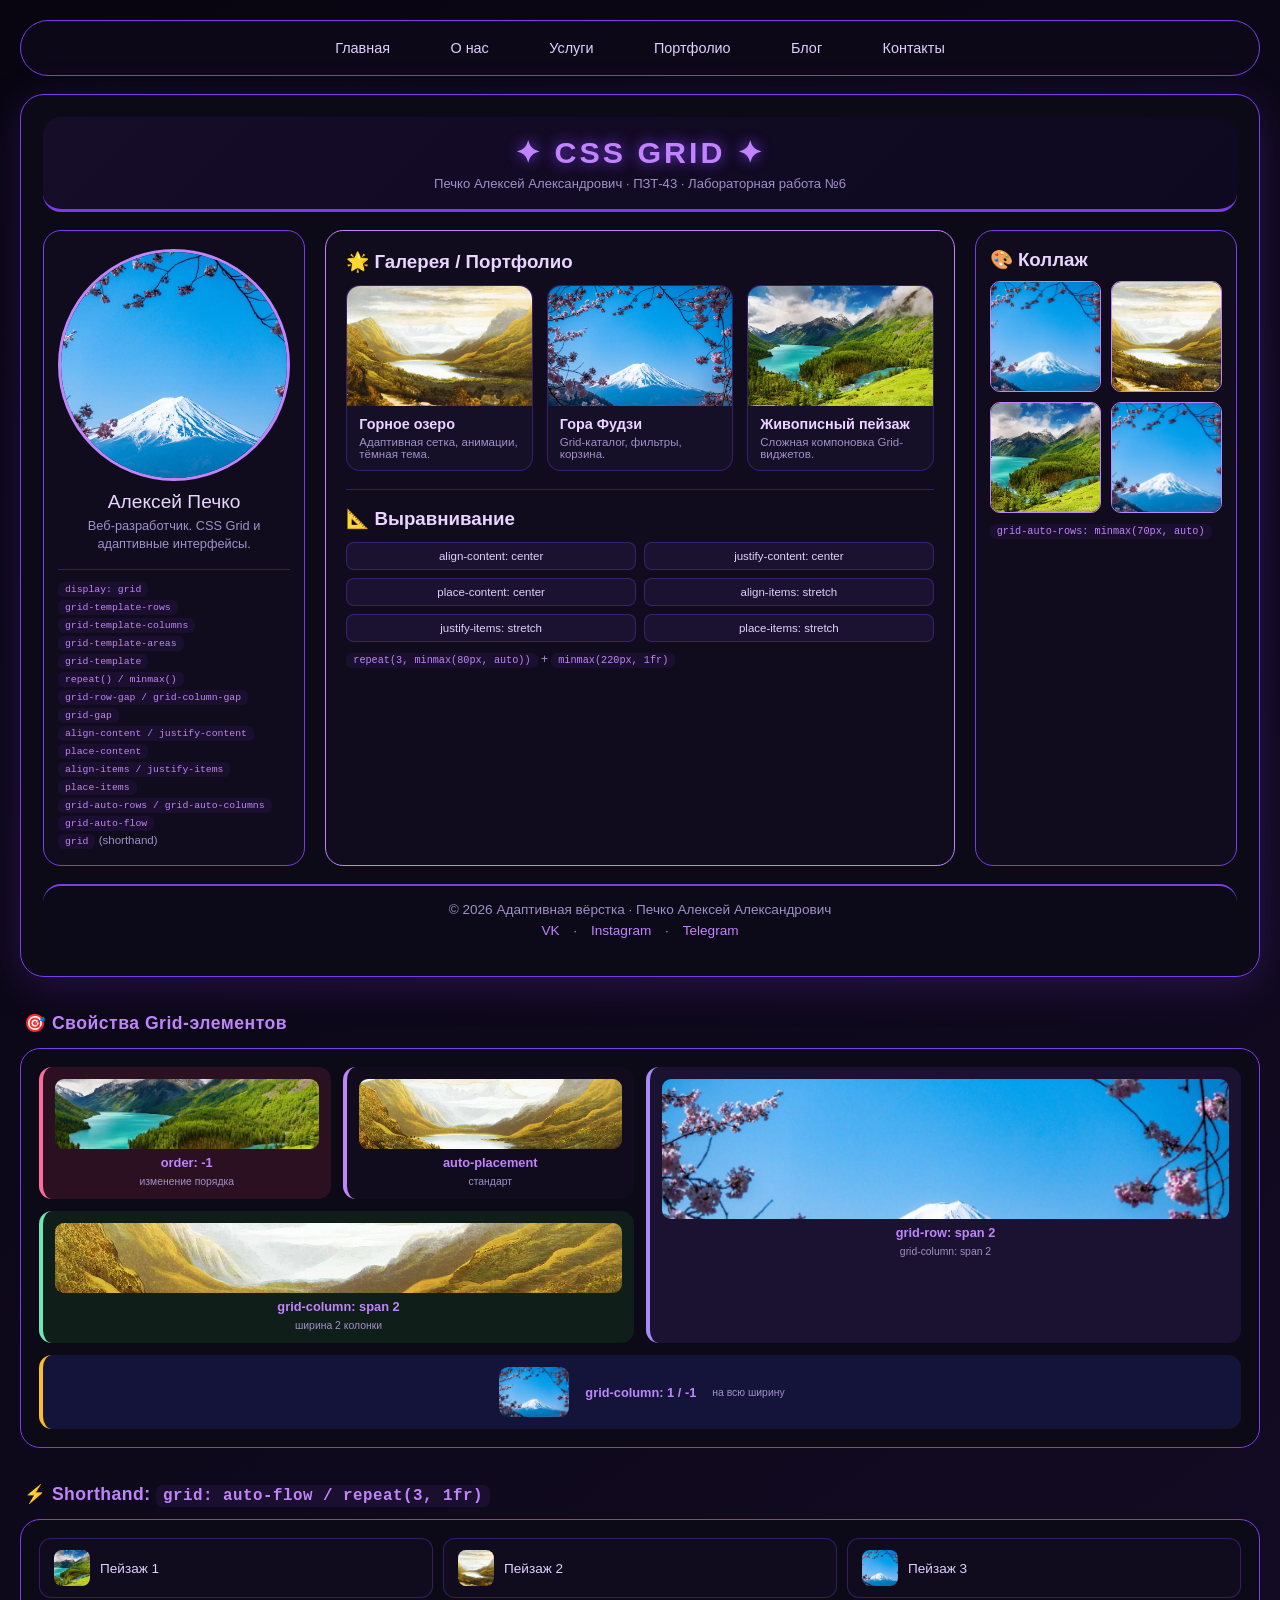
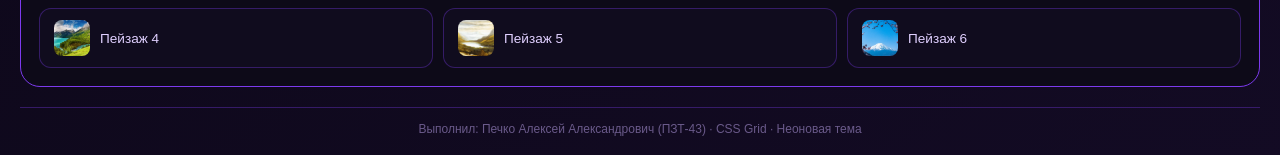
<file: лаба 6/index.html>
<!DOCTYPE html>
<html lang="ru">
<head>
    <meta charset="UTF-8">
    <meta name="viewport" content="width=device-width, initial-scale=1.0">
    <title>ЛР6 — CSS Grid | Печко А.А.</title>
    <link rel="stylesheet" href="laba6.css">
</head>
<body>

    <!-- БУРГЕР -->
    <input type="checkbox" id="burger-toggle" class="burger-checkbox">
    <label for="burger-toggle" class="burger-icon">
        <span></span><span></span><span></span>
    </label>
    <div class="mobile-nav">
        <a href="#">Главная</a>
        <a href="#">О нас</a>
        <a href="#">Услуги</a>
        <a href="#">Портфолио</a>
        <a href="#">Блог</a>
        <a href="#">Контакты</a>
    </div>

    <!-- ДЕСКТОП-НАВ -->
    <nav class="desktop-nav">
        <a href="#">Главная</a>
        <a href="#">О нас</a>
        <a href="#">Услуги</a>
        <a href="#">Портфолио</a>
        <a href="#">Блог</a>
        <a href="#">Контакты</a>
    </nav>

    <!-- ===== ОСНОВНОЙ GRID-КОНТЕЙНЕР ===== -->
    <div class="master-grid">

        <header class="grid-header">
            <span class="logo-text">✦ CSS GRID ✦</span>
            <div class="student-name">Печко Алексей Александрович · ПЗТ-43 · Лабораторная работа №6</div>
        </header>

        <aside class="grid-sidebar">
            <img class="profile-photo" src="mustang.jpg" alt="Аватар">
            <div class="profile-name">Алексей Печко</div>
            <div class="profile-bio">Веб-разработчик. CSS Grid и адаптивные интерфейсы.</div>
            <ul class="prop-list">
                <li><code>display: grid</code></li>
                <li><code>grid-template-rows</code></li>
                <li><code>grid-template-columns</code></li>
                <li><code>grid-template-areas</code></li>
                <li><code>grid-template</code></li>
                <li><code>repeat() / minmax()</code></li>
                <li><code>grid-row-gap / grid-column-gap</code></li>
                <li><code>grid-gap</code></li>
                <li><code>align-content / justify-content</code></li>
                <li><code>place-content</code></li>
                <li><code>align-items / justify-items</code></li>
                <li><code>place-items</code></li>
                <li><code>grid-auto-rows / grid-auto-columns</code></li>
                <li><code>grid-auto-flow</code></li>
                <li><code>grid</code> (shorthand)</li>
            </ul>
        </aside>

        <main class="grid-content">
            <h3>🌟 Галерея / Портфолио</h3>
            <div class="news-grid">
                <div class="news-card">
                    <img class="news-img" src="lot.jpg" alt="Горное озеро">
                    <div class="news-text">
                        <h4>Горное озеро</h4>
                        <p>Адаптивная сетка, анимации, тёмная тема.</p>
                    </div>
                </div>
                <div class="news-card">
                    <img class="news-img" src="mustang.jpg" alt="Гора Фудзи">
                    <div class="news-text">
                        <h4>Гора Фудзи</h4>
                        <p>Grid-каталог, фильтры, корзина.</p>
                    </div>
                </div>
                <div class="news-card">
                    <img class="news-img" src="dvs.jpg" alt="Живописный пейзаж">
                    <div class="news-text">
                        <h4>Живописный пейзаж</h4>
                        <p>Сложная компоновка Grid-виджетов.</p>
                    </div>
                </div>
            </div>
            <hr>
            <h3>📐 Выравнивание</h3>
            <div class="property-table">
                <div class="property-item">align-content: center</div>
                <div class="property-item">justify-content: center</div>
                <div class="property-item">place-content: center</div>
                <div class="property-item">align-items: stretch</div>
                <div class="property-item">justify-items: stretch</div>
                <div class="property-item">place-items: stretch</div>
            </div>
            <p class="hint"><code>repeat(3, minmax(80px, auto))</code> + <code>minmax(220px, 1fr)</code></p>
        </main>

        <aside class="grid-extra">
            <h3>🎨 Коллаж</h3>
            <div class="collage">
                <img class="collage-img" src="mustang.jpg" alt="пейзаж 1">
                <img class="collage-img" src="lot.jpg" alt="пейзаж 2">
                <img class="collage-img" src="dvs.jpg" alt="пейзаж 3">
                <img class="collage-img" src="mustang.jpg" alt="пейзаж 4">
            </div>
            <p class="hint"><code>grid-auto-rows: minmax(70px, auto)</code></p>
        </aside>

        <footer class="grid-footer">
            <p>© 2026 Адаптивная вёрстка · Печко Алексей Александрович</p>
            <div class="social">
                <a href="#">VK</a> · <a href="#">Instagram</a> · <a href="#">Telegram</a>
            </div>
        </footer>

    </div><!-- /master-grid -->


    <!-- ===== БЛОК 2: ДЕМОНСТРАЦИЯ СВОЙСТВ GRID-ЭЛЕМЕНТОВ ===== -->
    <h2 class="section-title">🎯 Свойства Grid-элементов</h2>
    <!--
        Сетка 4 колонки, 3 строки = 12 ячеек:
        Строка 1: [order:-1 card] [standard] [row+col-span 2×2...]
        Строка 2: [col-span 2]   [col-span 2] [↑ продолжение 2×2]
        Строка 3: [full-width — 1/-1 ----------------------------------------]
    -->
    <div class="demo-grid-compact">

        <!-- 1×1, order:-1 — встаёт первым -->
        <div class="compact-card compact-order">
            <img src="dvs.jpg" alt="order">
            <span>order: -1</span>
            <small>изменение порядка</small>
        </div>

        <!-- 1×1, обычный -->
        <div class="compact-card">
            <img src="lot.jpg" alt="standard">
            <span>auto-placement</span>
            <small>стандарт</small>
        </div>

        <!-- 2×2: grid-row-start/end + grid-column-start/end -->
        <div class="compact-card compact-2x2">
            <img src="mustang.jpg" alt="2x2">
            <span>grid-row: span 2</span>
            <small>grid-column: span 2</small>
        </div>

        <!-- 2×1: grid-column: span 2 -->
        <div class="compact-card compact-col-span">
            <img src="lot.jpg" alt="col-span">
            <span>grid-column: span 2</span>
            <small>ширина 2 колонки</small>
        </div>

        <!-- 4×1: grid-column: 1/-1 -->
        <div class="compact-card compact-full">
            <img src="mustang.jpg" alt="full">
            <span>grid-column: 1 / -1</span>
            <small>на всю ширину</small>
        </div>

    </div>


    <!-- ===== БЛОК 3: SHORTHAND grid: ===== -->
    <h2 class="section-title">⚡ Shorthand: <code>grid: auto-flow / repeat(3, 1fr)</code></h2>
    <div class="compact-shorthand">
        <div class="compact-short-item"><img src="dvs.jpg" alt="1"><span>Пейзаж 1</span></div>
        <div class="compact-short-item"><img src="lot.jpg" alt="2"><span>Пейзаж 2</span></div>
        <div class="compact-short-item"><img src="mustang.jpg" alt="3"><span>Пейзаж 3</span></div>
        <div class="compact-short-item"><img src="dvs.jpg" alt="4"><span>Пейзаж 4</span></div>
        <div class="compact-short-item"><img src="lot.jpg" alt="5"><span>Пейзаж 5</span></div>
        <div class="compact-short-item"><img src="mustang.jpg" alt="6"><span>Пейзаж 6</span></div>
    </div>

    <div class="group-info">
        Выполнил: Печко Алексей Александрович (ПЗТ-43) · CSS Grid · Неоновая тема
    </div>

</body>
</html>
</file>
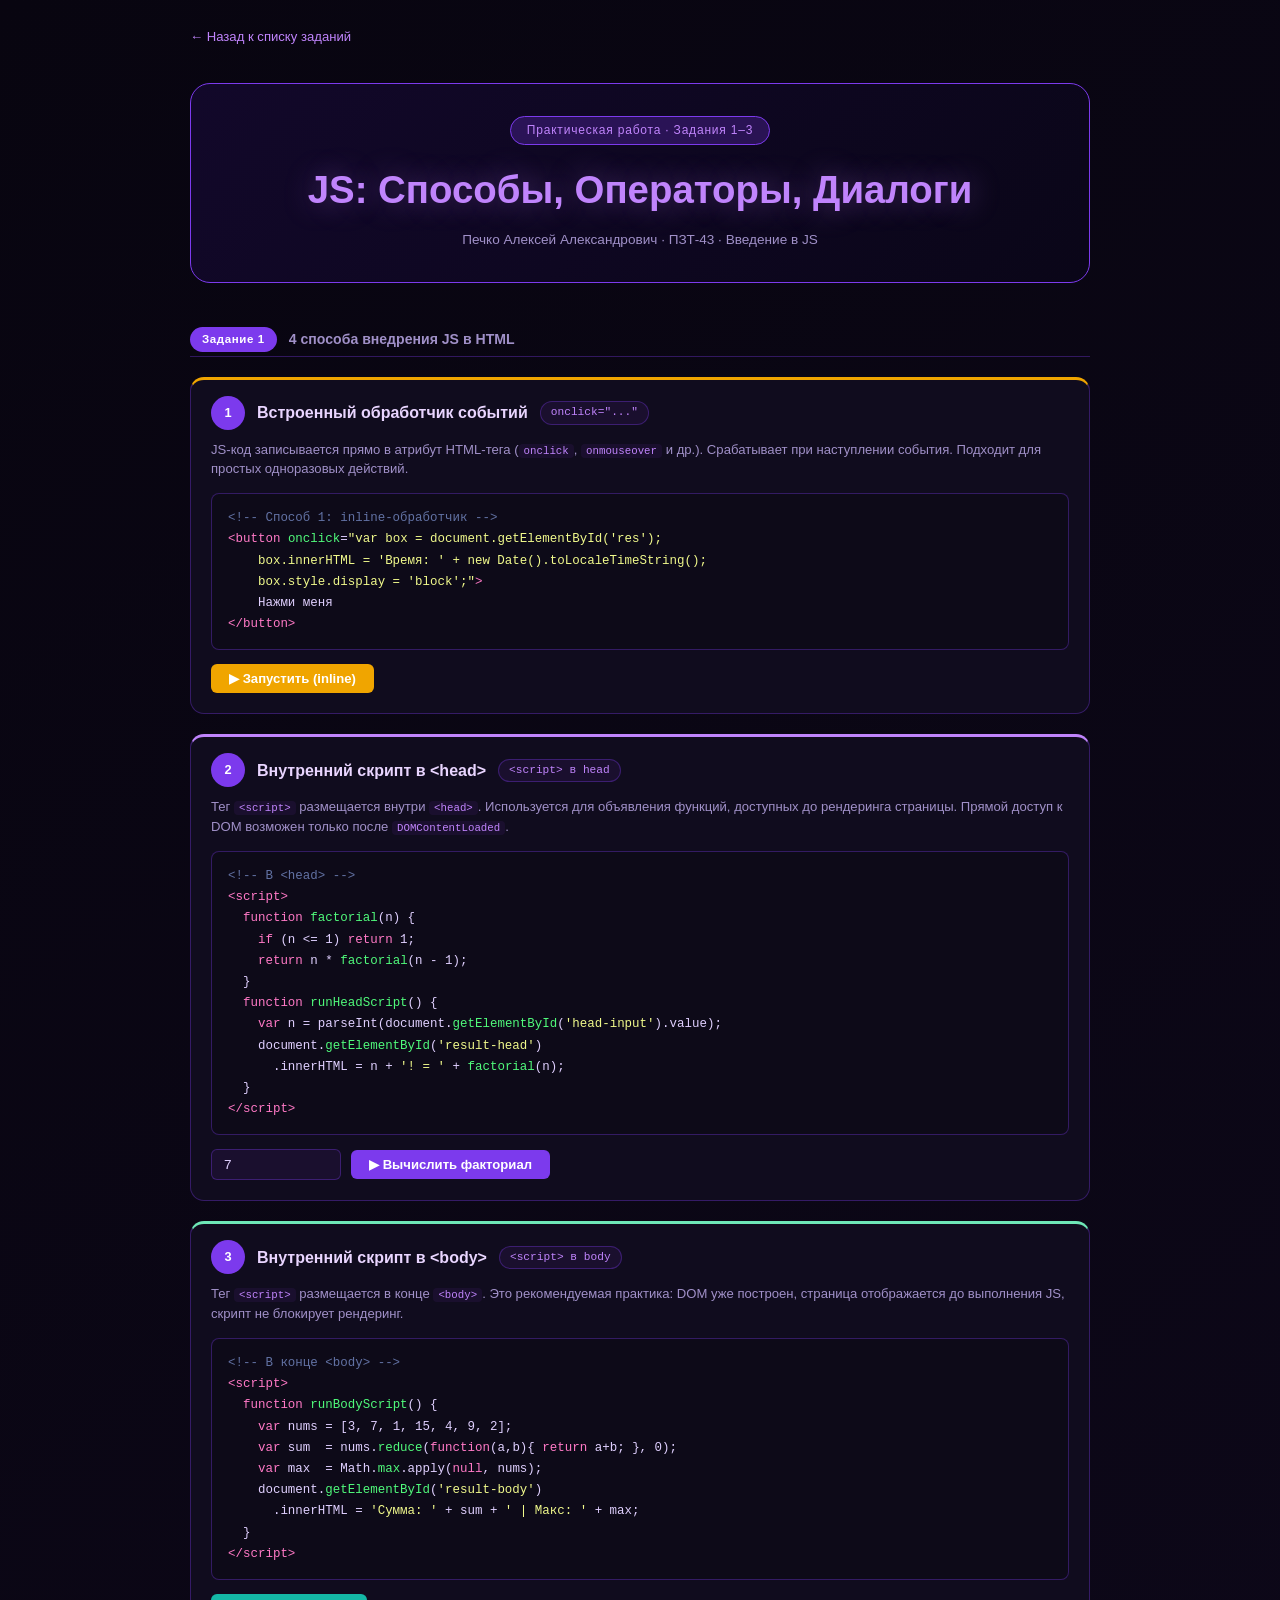
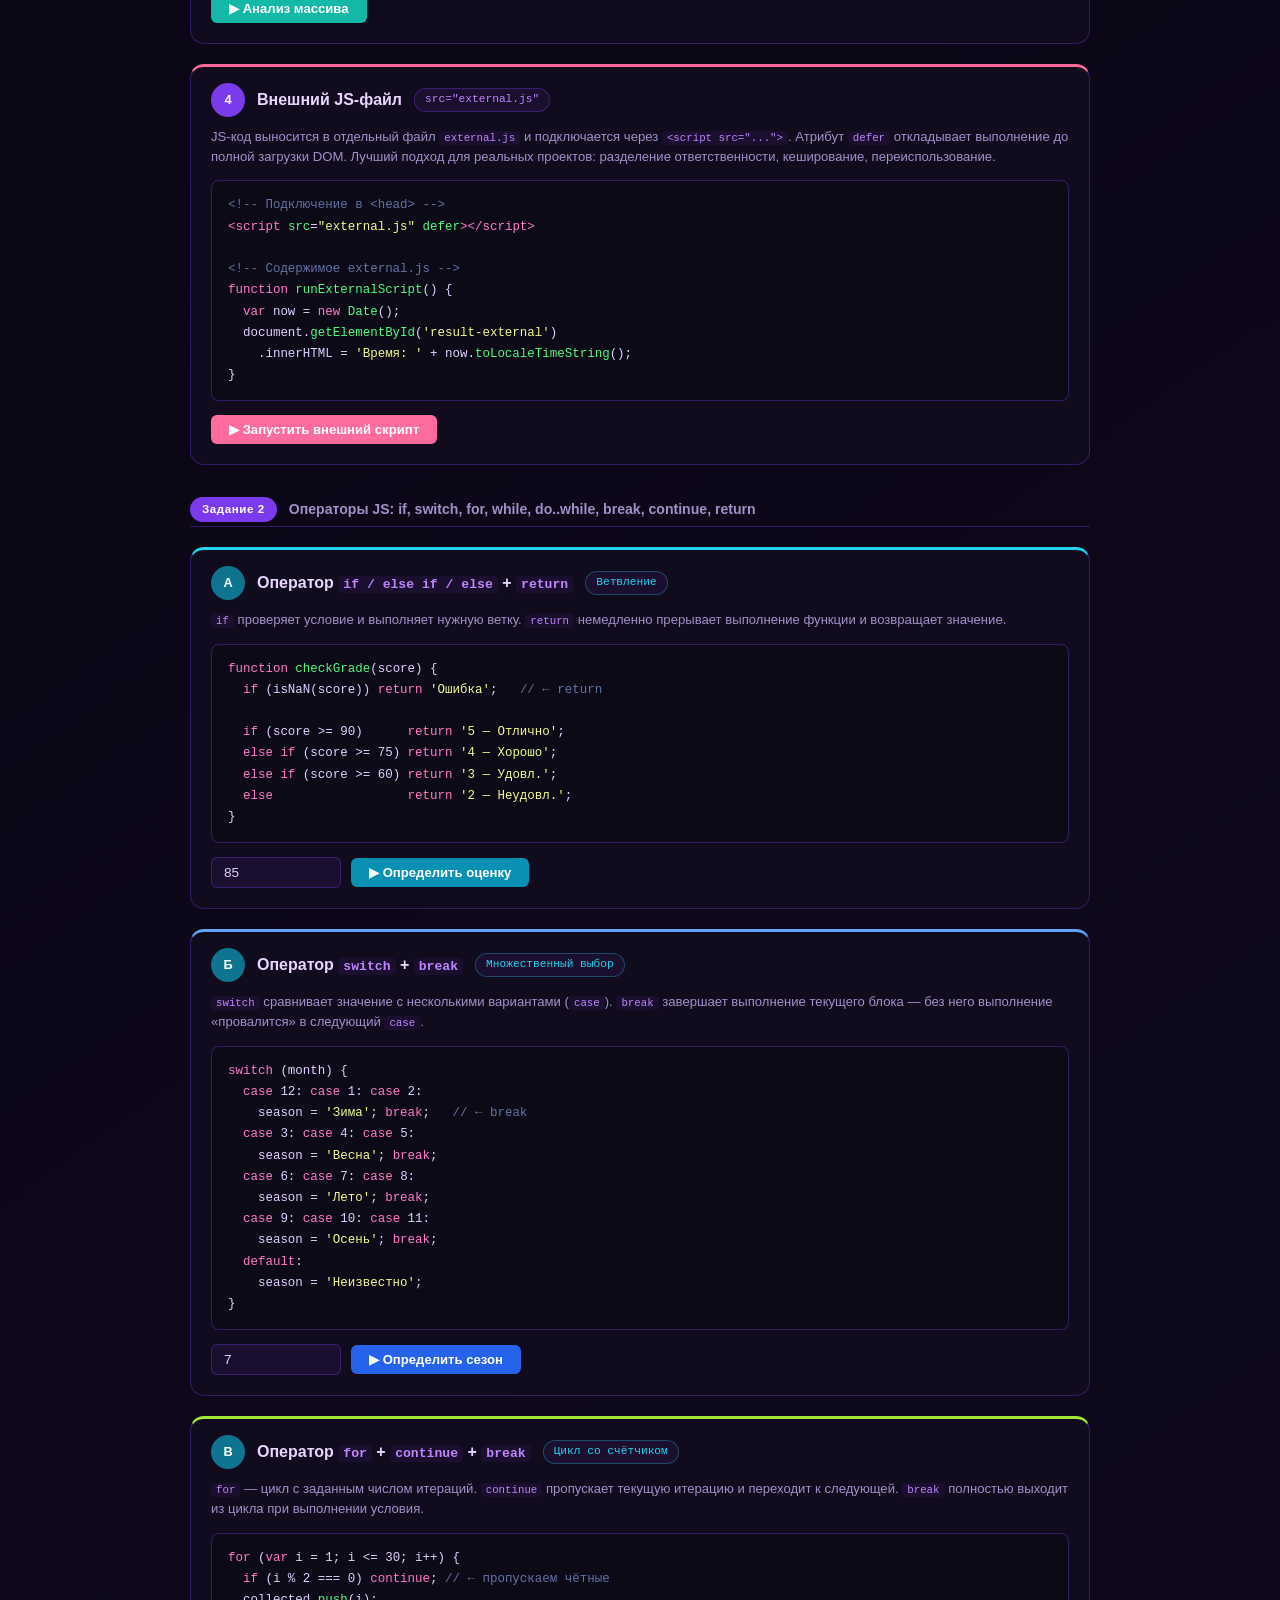
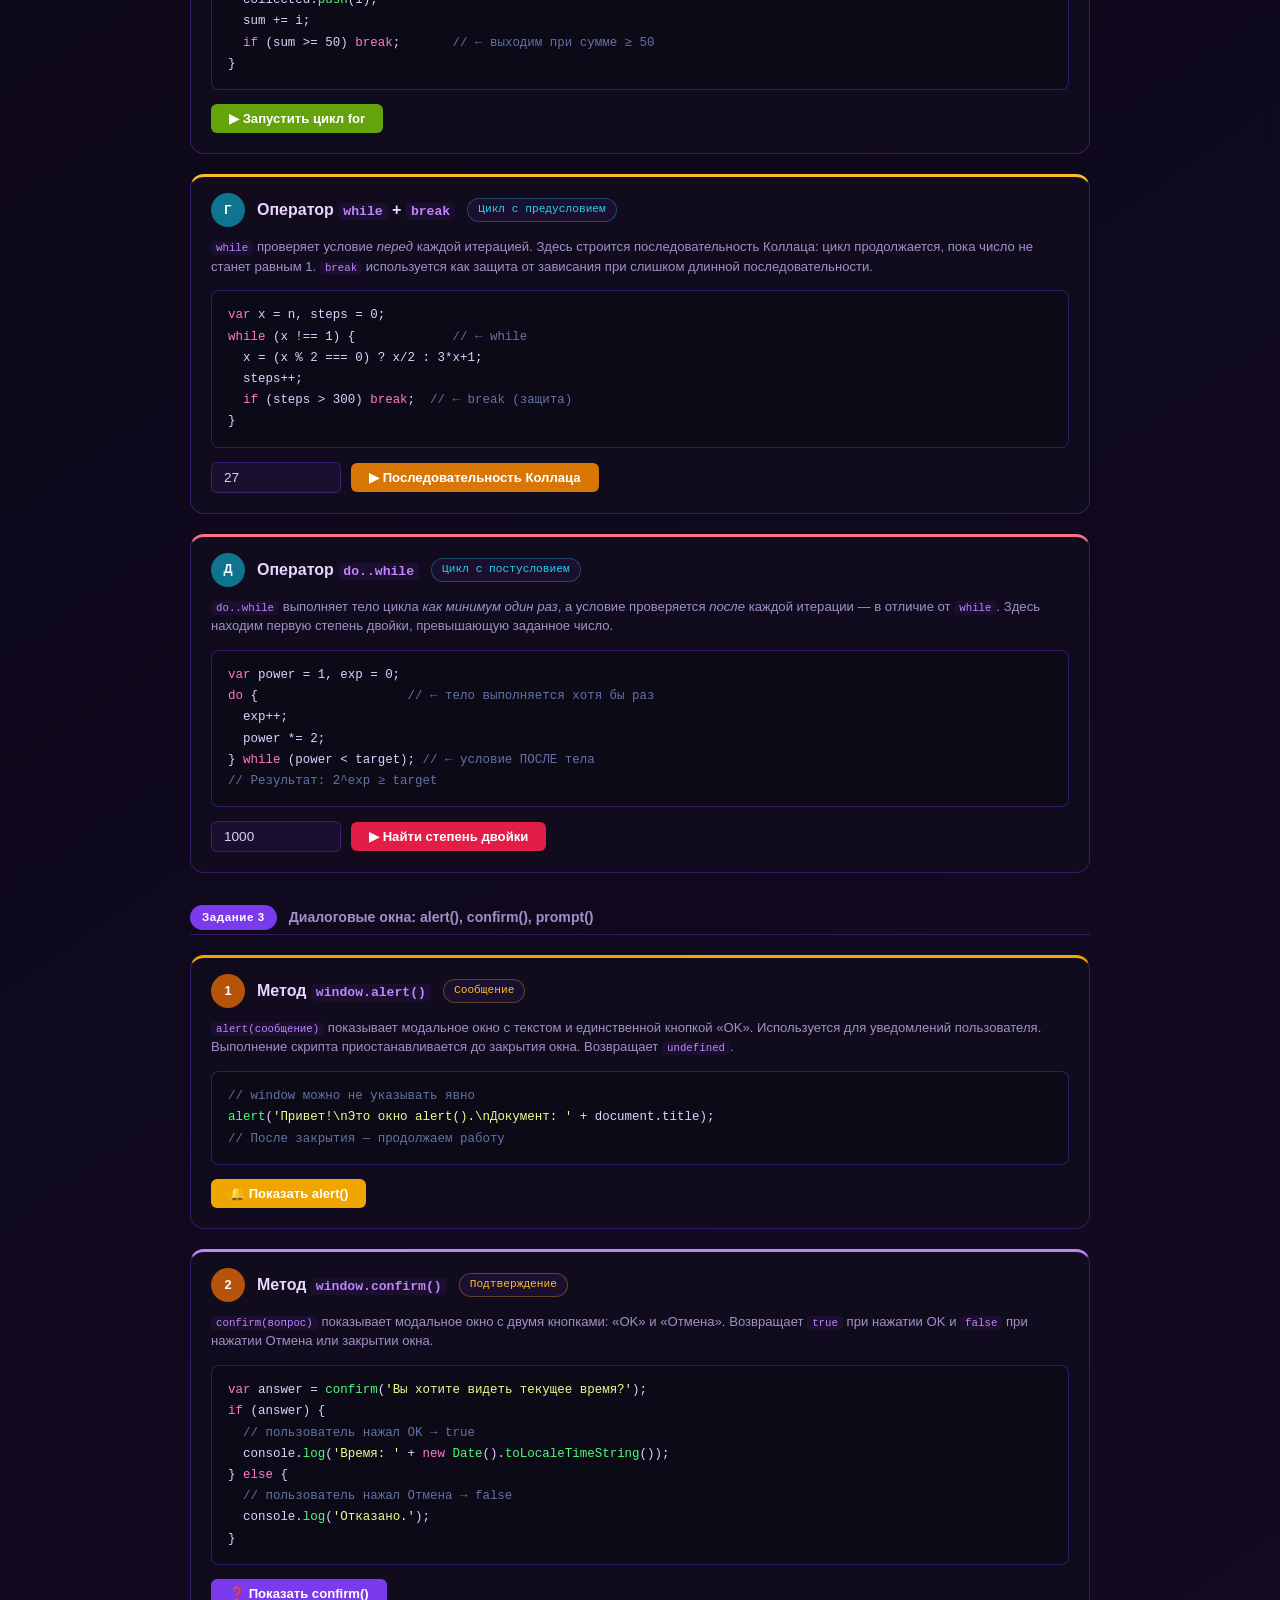
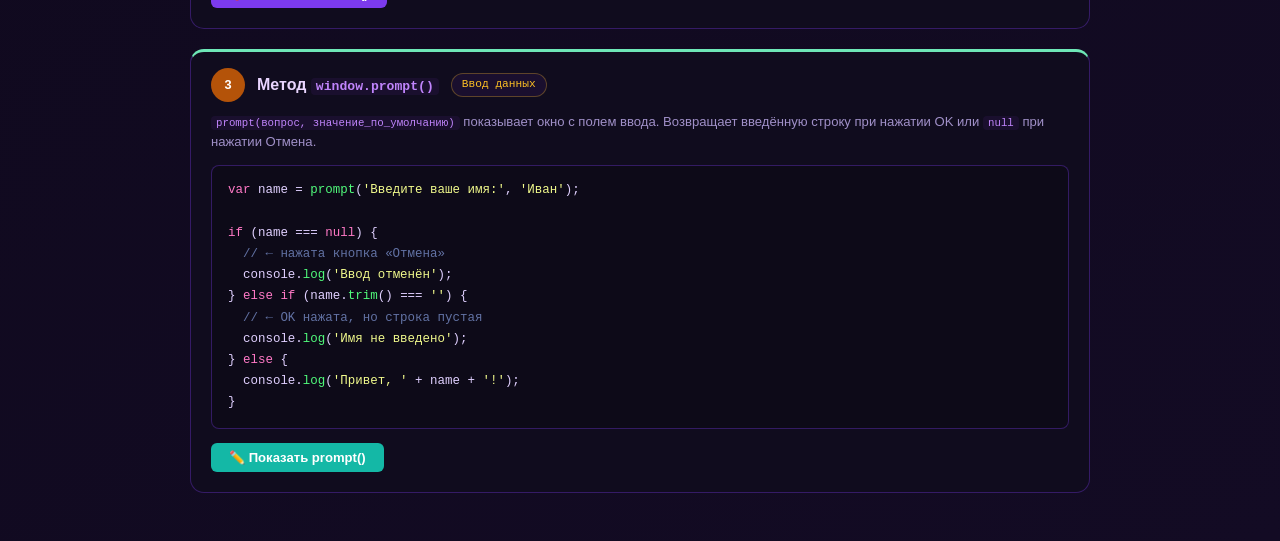
<file: лаба9/task1.html>
<!DOCTYPE html>
<html lang="ru">
<head>
    <meta charset="UTF-8">
    <meta name="viewport" content="width=device-width, initial-scale=1.0">
    <title>Задания 1–3 — JS: способы, операторы, диалоги | Печко А.А.</title>

    <!-- Внешний CSS -->
    <link rel="stylesheet" href="style.css">

    <!-- ============================================================
         СПОСОБ 2: Внутренний скрипт в <head>
         Объявляем функции до рендеринга — доступны по всей странице.
    ============================================================ -->
    <script>
        'use strict';

        /**
         * Вычисляет факториал рекурсивно.
         * Демонстрирует операторы: if + return
         */
        function factorial(n) {
            if (n <= 1) return 1;           // ← if + return
            return n * factorial(n - 1);    // ← return (рекурсия)
        }

        /** Запускается по кнопке карточки «Способ 2» */
        function runHeadScript() {
            var input  = document.getElementById('head-input');
            var output = document.getElementById('result-head');
            var n      = parseInt(input.value, 10);

            if (isNaN(n) || n < 0 || n > 20) {   // ← if
                output.innerHTML = '⚠️ Введите целое число от 0 до 20';
                output.classList.add('result--visible');
                return;                            // ← return (досрочный выход)
            }

            var result = factorial(n);
            output.innerHTML =
                '<span class="res-label">Способ 2 — скрипт в &lt;head&gt;:</span><br>' +
                'Факториал <strong>' + n + '!</strong> = <strong>' + result + '</strong><br>' +
                'Функция <code>factorial()</code> объявлена в теге <code>&lt;head&gt;</code>';
            output.classList.add('result--visible');
        }
    </script>

    <!-- Внешний JS (способ 4) подключается в <head> с defer -->
    <script src="external.js" defer></script>
</head>
<body>

    <div style="max-width:900px;margin:0 auto 16px">
        <a class="back-link" href="index_lr9.html">← Назад к списку заданий</a>
    </div>

    <!-- Шапка -->
    <header class="page-header">
        <div class="page-badge">Практическая работа · Задания 1–3</div>
        <h1 class="page-title">JS: Способы, Операторы, Диалоги</h1>
        <p class="page-sub">Печко Алексей Александрович · ПЗТ-43 · Введение в JS</p>
    </header>

    <main class="wrap">

        <!-- ══════════════════════════════════════════════════════
             ЗАДАНИЕ 1 — 4 способа внедрения JS в HTML
        ════════════════════════════════════════════════════════ -->
        <div class="section-divider">
            <span class="section-badge">Задание 1</span>
            <span class="section-title">4 способа внедрения JS в HTML</span>
        </div>

        <!-- ── Способ 1: inline onclick ── -->
        <article class="method-card method-card--orange">
            <div class="method-card__head">
                <span class="method-num">1</span>
                <h2 class="method-title">Встроенный обработчик событий</h2>
                <span class="method-tag">onclick="..."</span>
            </div>
            <div class="method-card__body">
                <p class="method-desc">
                    JS-код записывается прямо в атрибут HTML-тега (<code>onclick</code>,
                    <code>onmouseover</code> и др.). Срабатывает при наступлении события.
                    Подходит для простых одноразовых действий.
                </p>
                <div class="code-block"><pre
><span class="cm">&lt;!-- Способ 1: inline-обработчик --&gt;</span>
<span class="tag">&lt;button</span> <span class="atr">onclick</span>=<span class="val">"var box = document.getElementById('res');
    box.innerHTML = 'Время: ' + new Date().toLocaleTimeString();
    box.style.display = 'block';"</span><span class="tag">&gt;</span>
    Нажми меня
<span class="tag">&lt;/button&gt;</span></pre></div>
                <div class="demo-zone">
                    <button class="demo-btn demo-btn--inline"
                            onclick="
                                var box = document.getElementById('result-inline');
                                box.innerHTML = '<span class=\'res-label\'>Способ 1 — inline onclick:</span><br>' +
                                    '🖱️ Кнопка нажата в <strong>' + new Date().toLocaleTimeString('ru-RU') + '</strong><br>' +
                                    'JS выполнен прямо из атрибута <code>onclick</code>';
                                box.classList.add('result--visible');
                            ">
                        ▶ Запустить (inline)
                    </button>
                </div>
                <div class="result-box" id="result-inline"></div>
            </div>
        </article>

        <!-- ── Способ 2: script в <head> ── -->
        <article class="method-card method-card--purple">
            <div class="method-card__head">
                <span class="method-num">2</span>
                <h2 class="method-title">Внутренний скрипт в &lt;head&gt;</h2>
                <span class="method-tag">&lt;script&gt; в head</span>
            </div>
            <div class="method-card__body">
                <p class="method-desc">
                    Тег <code>&lt;script&gt;</code> размещается внутри <code>&lt;head&gt;</code>.
                    Используется для объявления функций, доступных до рендеринга страницы.
                    Прямой доступ к DOM возможен только после <code>DOMContentLoaded</code>.
                </p>
                <div class="code-block"><pre
><span class="cm">&lt;!-- В &lt;head&gt; --&gt;</span>
<span class="tag">&lt;script&gt;</span>
  <span class="kw">function</span> <span class="fn">factorial</span>(n) {
    <span class="kw">if</span> (n &lt;= 1) <span class="kw">return</span> 1;
    <span class="kw">return</span> n * <span class="fn">factorial</span>(n - 1);
  }
  <span class="kw">function</span> <span class="fn">runHeadScript</span>() {
    <span class="kw">var</span> n = parseInt(document.<span class="fn">getElementById</span>(<span class="str">'head-input'</span>).value);
    document.<span class="fn">getElementById</span>(<span class="str">'result-head'</span>)
      .innerHTML = n + <span class="str">'! = '</span> + <span class="fn">factorial</span>(n);
  }
<span class="tag">&lt;/script&gt;</span></pre></div>
                <div class="demo-zone">
                    <input class="demo-input" type="number"
                           id="head-input" value="7" min="0" max="20"
                           placeholder="Число (0–20)">
                    <button class="demo-btn demo-btn--head" onclick="runHeadScript()">
                        ▶ Вычислить факториал
                    </button>
                </div>
                <div class="result-box" id="result-head"></div>
            </div>
        </article>

        <!-- ── Способ 3: script в <body> ── -->
        <article class="method-card method-card--green">
            <div class="method-card__head">
                <span class="method-num">3</span>
                <h2 class="method-title">Внутренний скрипт в &lt;body&gt;</h2>
                <span class="method-tag">&lt;script&gt; в body</span>
            </div>
            <div class="method-card__body">
                <p class="method-desc">
                    Тег <code>&lt;script&gt;</code> размещается в конце <code>&lt;body&gt;</code>.
                    Это рекомендуемая практика: DOM уже построен, страница отображается
                    до выполнения JS, скрипт не блокирует рендеринг.
                </p>
                <div class="code-block"><pre
><span class="cm">&lt;!-- В конце &lt;body&gt; --&gt;</span>
<span class="tag">&lt;script&gt;</span>
  <span class="kw">function</span> <span class="fn">runBodyScript</span>() {
    <span class="kw">var</span> nums = [3, 7, 1, 15, 4, 9, 2];
    <span class="kw">var</span> sum  = nums.<span class="fn">reduce</span>(<span class="kw">function</span>(a,b){ <span class="kw">return</span> a+b; }, 0);
    <span class="kw">var</span> max  = Math.<span class="fn">max</span>.apply(<span class="kw">null</span>, nums);
    document.<span class="fn">getElementById</span>(<span class="str">'result-body'</span>)
      .innerHTML = <span class="str">'Сумма: '</span> + sum + <span class="str">' | Макс: '</span> + max;
  }
<span class="tag">&lt;/script&gt;</span></pre></div>
                <div class="demo-zone">
                    <button class="demo-btn demo-btn--body" onclick="runBodyScript()">
                        ▶ Анализ массива
                    </button>
                </div>
                <div class="result-box" id="result-body"></div>
            </div>
        </article>

        <!-- ── Способ 4: внешний JS-файл ── -->
        <article class="method-card method-card--pink">
            <div class="method-card__head">
                <span class="method-num">4</span>
                <h2 class="method-title">Внешний JS-файл</h2>
                <span class="method-tag">src="external.js"</span>
            </div>
            <div class="method-card__body">
                <p class="method-desc">
                    JS-код выносится в отдельный файл <code>external.js</code> и подключается
                    через <code>&lt;script src="..."&gt;</code>. Атрибут <code>defer</code>
                    откладывает выполнение до полной загрузки DOM. Лучший подход для реальных
                    проектов: разделение ответственности, кеширование, переиспользование.
                </p>
                <div class="code-block"><pre
><span class="cm">&lt;!-- Подключение в &lt;head&gt; --&gt;</span>
<span class="tag">&lt;script</span> <span class="atr">src</span>=<span class="val">"external.js"</span> <span class="atr">defer</span><span class="tag">&gt;&lt;/script&gt;</span>

<span class="cm">&lt;!-- Содержимое external.js --&gt;</span>
<span class="kw">function</span> <span class="fn">runExternalScript</span>() {
  <span class="kw">var</span> now = <span class="kw">new</span> <span class="fn">Date</span>();
  document.<span class="fn">getElementById</span>(<span class="str">'result-external'</span>)
    .innerHTML = <span class="str">'Время: '</span> + now.<span class="fn">toLocaleTimeString</span>();
}</pre></div>
                <div class="demo-zone">
                    <button class="demo-btn demo-btn--ext" onclick="runExternalScript()">
                        ▶ Запустить внешний скрипт
                    </button>
                </div>
                <div class="result-box" id="result-external"></div>
            </div>
        </article>


        <!-- ══════════════════════════════════════════════════════
             ЗАДАНИЕ 2 — Операторы JS
             if · switch · for · while · do..while · break · continue · return
        ════════════════════════════════════════════════════════ -->
        <div class="section-divider">
            <span class="section-badge">Задание 2</span>
            <span class="section-title">Операторы JS: if, switch, for, while, do..while, break, continue, return</span>
        </div>

        <!-- ── if / else if / else + return ── -->
        <article class="method-card method-card--cyan">
            <div class="method-card__head">
                <span class="method-num op-num">А</span>
                <h2 class="method-title">Оператор <code>if / else if / else</code> + <code>return</code></h2>
                <span class="method-tag op-tag">Ветвление</span>
            </div>
            <div class="method-card__body">
                <p class="method-desc">
                    <code>if</code> проверяет условие и выполняет нужную ветку.
                    <code>return</code> немедленно прерывает выполнение функции и возвращает значение.
                </p>
                <div class="code-block"><pre
><span class="kw">function</span> <span class="fn">checkGrade</span>(score) {
  <span class="kw">if</span> (isNaN(score)) <span class="kw">return</span> <span class="str">'Ошибка'</span>;   <span class="cm">// ← return</span>

  <span class="kw">if</span> (score &gt;= 90)      <span class="kw">return</span> <span class="str">'5 — Отлично'</span>;
  <span class="kw">else if</span> (score &gt;= 75) <span class="kw">return</span> <span class="str">'4 — Хорошо'</span>;
  <span class="kw">else if</span> (score &gt;= 60) <span class="kw">return</span> <span class="str">'3 — Удовл.'</span>;
  <span class="kw">else</span>                  <span class="kw">return</span> <span class="str">'2 — Неудовл.'</span>;
}</pre></div>
                <div class="demo-zone">
                    <input class="demo-input" type="number" id="grade-input"
                           value="85" min="0" max="100" placeholder="Балл (0–100)">
                    <button class="demo-btn demo-btn--cyan" onclick="checkGrade()">
                        ▶ Определить оценку
                    </button>
                </div>
                <div class="result-box" id="result-grade"></div>
            </div>
        </article>

        <!-- ── switch + break ── -->
        <article class="method-card method-card--blue">
            <div class="method-card__head">
                <span class="method-num op-num">Б</span>
                <h2 class="method-title">Оператор <code>switch</code> + <code>break</code></h2>
                <span class="method-tag op-tag">Множественный выбор</span>
            </div>
            <div class="method-card__body">
                <p class="method-desc">
                    <code>switch</code> сравнивает значение с несколькими вариантами (<code>case</code>).
                    <code>break</code> завершает выполнение текущего блока — без него выполнение
                    «провалится» в следующий <code>case</code>.
                </p>
                <div class="code-block"><pre
><span class="kw">switch</span> (month) {
  <span class="kw">case</span> 12: <span class="kw">case</span> 1: <span class="kw">case</span> 2:
    season = <span class="str">'Зима'</span>; <span class="kw">break</span>;   <span class="cm">// ← break</span>
  <span class="kw">case</span> 3: <span class="kw">case</span> 4: <span class="kw">case</span> 5:
    season = <span class="str">'Весна'</span>; <span class="kw">break</span>;
  <span class="kw">case</span> 6: <span class="kw">case</span> 7: <span class="kw">case</span> 8:
    season = <span class="str">'Лето'</span>; <span class="kw">break</span>;
  <span class="kw">case</span> 9: <span class="kw">case</span> 10: <span class="kw">case</span> 11:
    season = <span class="str">'Осень'</span>; <span class="kw">break</span>;
  <span class="kw">default</span>:
    season = <span class="str">'Неизвестно'</span>;
}</pre></div>
                <div class="demo-zone">
                    <input class="demo-input" type="number" id="month-input"
                           value="7" min="1" max="12" placeholder="Месяц (1–12)">
                    <button class="demo-btn demo-btn--blue" onclick="checkSeason()">
                        ▶ Определить сезон
                    </button>
                </div>
                <div class="result-box" id="result-switch"></div>
            </div>
        </article>

        <!-- ── for + continue + break ── -->
        <article class="method-card method-card--lime">
            <div class="method-card__head">
                <span class="method-num op-num">В</span>
                <h2 class="method-title">Оператор <code>for</code> + <code>continue</code> + <code>break</code></h2>
                <span class="method-tag op-tag">Цикл со счётчиком</span>
            </div>
            <div class="method-card__body">
                <p class="method-desc">
                    <code>for</code> — цикл с заданным числом итераций.
                    <code>continue</code> пропускает текущую итерацию и переходит к следующей.
                    <code>break</code> полностью выходит из цикла при выполнении условия.
                </p>
                <div class="code-block"><pre
><span class="kw">for</span> (<span class="kw">var</span> i = 1; i &lt;= 30; i++) {
  <span class="kw">if</span> (i % 2 === 0) <span class="kw">continue</span>; <span class="cm">// ← пропускаем чётные</span>
  collected.<span class="fn">push</span>(i);
  sum += i;
  <span class="kw">if</span> (sum &gt;= 50) <span class="kw">break</span>;       <span class="cm">// ← выходим при сумме ≥ 50</span>
}</pre></div>
                <div class="demo-zone">
                    <button class="demo-btn demo-btn--lime" onclick="runForLoop()">
                        ▶ Запустить цикл for
                    </button>
                </div>
                <div class="result-box" id="result-for"></div>
            </div>
        </article>

        <!-- ── while + break ── -->
        <article class="method-card method-card--yellow">
            <div class="method-card__head">
                <span class="method-num op-num">Г</span>
                <h2 class="method-title">Оператор <code>while</code> + <code>break</code></h2>
                <span class="method-tag op-tag">Цикл с предусловием</span>
            </div>
            <div class="method-card__body">
                <p class="method-desc">
                    <code>while</code> проверяет условие <em>перед</em> каждой итерацией.
                    Здесь строится последовательность Коллаца: цикл продолжается, пока
                    число не станет равным 1. <code>break</code> используется как защита от
                    зависания при слишком длинной последовательности.
                </p>
                <div class="code-block"><pre
><span class="kw">var</span> x = n, steps = 0;
<span class="kw">while</span> (x !== 1) {             <span class="cm">// ← while</span>
  x = (x % 2 === 0) ? x/2 : 3*x+1;
  steps++;
  <span class="kw">if</span> (steps &gt; 300) <span class="kw">break</span>;  <span class="cm">// ← break (защита)</span>
}</pre></div>
                <div class="demo-zone">
                    <input class="demo-input" type="number" id="while-input"
                           value="27" min="2" max="9999" placeholder="Число ≥ 2">
                    <button class="demo-btn demo-btn--yellow" onclick="runWhileLoop()">
                        ▶ Последовательность Коллаца
                    </button>
                </div>
                <div class="result-box" id="result-while"></div>
            </div>
        </article>

        <!-- ── do..while ── -->
        <article class="method-card method-card--rose">
            <div class="method-card__head">
                <span class="method-num op-num">Д</span>
                <h2 class="method-title">Оператор <code>do..while</code></h2>
                <span class="method-tag op-tag">Цикл с постусловием</span>
            </div>
            <div class="method-card__body">
                <p class="method-desc">
                    <code>do..while</code> выполняет тело цикла <em>как минимум один раз</em>,
                    а условие проверяется <em>после</em> каждой итерации — в отличие от <code>while</code>.
                    Здесь находим первую степень двойки, превышающую заданное число.
                </p>
                <div class="code-block"><pre
><span class="kw">var</span> power = 1, exp = 0;
<span class="kw">do</span> {                    <span class="cm">// ← тело выполняется хотя бы раз</span>
  exp++;
  power *= 2;
} <span class="kw">while</span> (power &lt; target); <span class="cm">// ← условие ПОСЛЕ тела</span>
<span class="cm">// Результат: 2^exp ≥ target</span></pre></div>
                <div class="demo-zone">
                    <input class="demo-input" type="number" id="dowhile-input"
                           value="1000" min="1" placeholder="Целевое число">
                    <button class="demo-btn demo-btn--rose" onclick="runDoWhile()">
                        ▶ Найти степень двойки
                    </button>
                </div>
                <div class="result-box" id="result-dowhile"></div>
            </div>
        </article>


        <!-- ══════════════════════════════════════════════════════
             ЗАДАНИЕ 3 — Диалоговые окна
             alert() · confirm() · prompt()
        ════════════════════════════════════════════════════════ -->
        <div class="section-divider">
            <span class="section-badge">Задание 3</span>
            <span class="section-title">Диалоговые окна: alert(), confirm(), prompt()</span>
        </div>

        <!-- ── alert() ── -->
        <article class="method-card method-card--orange">
            <div class="method-card__head">
                <span class="method-num dlg-num">1</span>
                <h2 class="method-title">Метод <code>window.alert()</code></h2>
                <span class="method-tag dlg-tag">Сообщение</span>
            </div>
            <div class="method-card__body">
                <p class="method-desc">
                    <code>alert(сообщение)</code> показывает модальное окно с текстом и единственной
                    кнопкой «OK». Используется для уведомлений пользователя. Выполнение скрипта
                    приостанавливается до закрытия окна. Возвращает <code>undefined</code>.
                </p>
                <div class="code-block"><pre
><span class="cm">// window можно не указывать явно</span>
<span class="fn">alert</span>(<span class="str">'Привет!\nЭто окно alert().\nДокумент: '</span> + document.title);
<span class="cm">// После закрытия — продолжаем работу</span></pre></div>
                <div class="demo-zone">
                    <button class="demo-btn demo-btn--inline" onclick="showAlert()">
                        🔔 Показать alert()
                    </button>
                </div>
                <div class="result-box" id="result-alert"></div>
            </div>
        </article>

        <!-- ── confirm() ── -->
        <article class="method-card method-card--purple">
            <div class="method-card__head">
                <span class="method-num dlg-num">2</span>
                <h2 class="method-title">Метод <code>window.confirm()</code></h2>
                <span class="method-tag dlg-tag">Подтверждение</span>
            </div>
            <div class="method-card__body">
                <p class="method-desc">
                    <code>confirm(вопрос)</code> показывает модальное окно с двумя кнопками:
                    «OK» и «Отмена». Возвращает <code>true</code> при нажатии OK
                    и <code>false</code> при нажатии Отмена или закрытии окна.
                </p>
                <div class="code-block"><pre
><span class="kw">var</span> answer = <span class="fn">confirm</span>(<span class="str">'Вы хотите видеть текущее время?'</span>);
<span class="kw">if</span> (answer) {
  <span class="cm">// пользователь нажал OK → true</span>
  console.<span class="fn">log</span>(<span class="str">'Время: '</span> + <span class="kw">new</span> <span class="fn">Date</span>().<span class="fn">toLocaleTimeString</span>());
} <span class="kw">else</span> {
  <span class="cm">// пользователь нажал Отмена → false</span>
  console.<span class="fn">log</span>(<span class="str">'Отказано.'</span>);
}</pre></div>
                <div class="demo-zone">
                    <button class="demo-btn demo-btn--head" onclick="showConfirm()">
                        ❓ Показать confirm()
                    </button>
                </div>
                <div class="result-box" id="result-confirm"></div>
            </div>
        </article>

        <!-- ── prompt() ── -->
        <article class="method-card method-card--green">
            <div class="method-card__head">
                <span class="method-num dlg-num">3</span>
                <h2 class="method-title">Метод <code>window.prompt()</code></h2>
                <span class="method-tag dlg-tag">Ввод данных</span>
            </div>
            <div class="method-card__body">
                <p class="method-desc">
                    <code>prompt(вопрос, значение_по_умолчанию)</code> показывает окно
                    с полем ввода. Возвращает введённую строку при нажатии OK или
                    <code>null</code> при нажатии Отмена.
                </p>
                <div class="code-block"><pre
><span class="kw">var</span> name = <span class="fn">prompt</span>(<span class="str">'Введите ваше имя:'</span>, <span class="str">'Иван'</span>);

<span class="kw">if</span> (name === <span class="kw">null</span>) {
  <span class="cm">// ← нажата кнопка «Отмена»</span>
  console.<span class="fn">log</span>(<span class="str">'Ввод отменён'</span>);
} <span class="kw">else if</span> (name.<span class="fn">trim</span>() === <span class="str">''</span>) {
  <span class="cm">// ← OK нажата, но строка пустая</span>
  console.<span class="fn">log</span>(<span class="str">'Имя не введено'</span>);
} <span class="kw">else</span> {
  console.<span class="fn">log</span>(<span class="str">'Привет, '</span> + name + <span class="str">'!'</span>);
}</pre></div>
                <div class="demo-zone">
                    <button class="demo-btn demo-btn--body" onclick="showPrompt()">
                        ✏️ Показать prompt()
                    </button>
                </div>
                <div class="result-box" id="result-prompt"></div>
            </div>
        </article>

    </main><!-- /wrap -->


    <!-- ============================================================
         СПОСОБ 3: Внутренний скрипт в <body>
         Все функции задания 2 и 3 объявлены здесь.
         DOM уже полностью построен — прямой доступ к элементам.
    ============================================================ -->
    <script>
        'use strict';

        /* ─────────────────────────────────────────────
           ЗАДАНИЕ 1 — Способ 3
        ───────────────────────────────────────────── */

        /** Анализирует массив чисел: сумма, максимум, среднее */
        function runBodyScript() {
            var nums   = [3, 7, 1, 15, 4, 9, 2, 11, 6];
            var output = document.getElementById('result-body');

            var sum = nums.reduce(function (acc, val) { return acc + val; }, 0);
            var max = Math.max.apply(null, nums);
            var avg = (sum / nums.length).toFixed(2);

            output.innerHTML =
                '<span class="res-label">Способ 3 — скрипт в &lt;body&gt;:</span><br>' +
                '📊 Массив: <strong>[' + nums.join(', ') + ']</strong><br>' +
                '∑ Сумма: <strong>' + sum + '</strong> &nbsp;|&nbsp; ' +
                'Max: <strong>' + max + '</strong> &nbsp;|&nbsp; ' +
                'Среднее: <strong>' + avg + '</strong><br>' +
                'Функция <code>runBodyScript()</code> объявлена в теге <code>&lt;body&gt;</code>';
            output.classList.add('result--visible');
        }

        /* ─────────────────────────────────────────────
           ЗАДАНИЕ 2 — Операторы JS
        ───────────────────────────────────────────── */

        /**
         * Оператор if / else if / else + return
         * Калькулятор оценки по баллу (0–100)
         */
        function checkGrade() {
            var score  = parseInt(document.getElementById('grade-input').value, 10);
            var output = document.getElementById('result-grade');

            // if + return — досрочный выход при ошибке ввода
            if (isNaN(score) || score < 0 || score > 100) {
                output.innerHTML = '⚠️ Введите число от 0 до 100';
                output.classList.add('result--visible');
                return;                        // ← оператор return
            }

            var grade, color;
            // if / else if / else — цепочка условий
            if (score >= 90) {
                grade = '5 — Отлично 🏆';   color = '#6ee7b7';
            } else if (score >= 75) {
                grade = '4 — Хорошо 👍';    color = '#c084fc';
            } else if (score >= 60) {
                grade = '3 — Удовл. 😐';    color = '#fbbf24';
            } else {
                grade = '2 — Неудовл. ❌';  color = '#ff6b9d';
            }

            output.innerHTML =
                '<span class="res-label">if / else if / else + return:</span><br>' +
                'Балл: <strong>' + score + '</strong> → ' +
                'Оценка: <strong style="color:' + color + '">' + grade + '</strong>';
            output.classList.add('result--visible');
        }

        /**
         * Оператор switch + break
         * Определяет сезон по номеру месяца
         */
        function checkSeason() {
            var month  = parseInt(document.getElementById('month-input').value, 10);
            var output = document.getElementById('result-switch');

            if (isNaN(month) || month < 1 || month > 12) {
                output.innerHTML = '⚠️ Введите номер месяца от 1 до 12';
                output.classList.add('result--visible');
                return;
            }

            var season, emoji, period;
            switch (month) {                           // ← switch
                case 12: case 1: case 2:
                    season = 'Зима'; emoji = '❄️';
                    period = 'декабрь – январь – февраль';
                    break;                             // ← break
                case 3: case 4: case 5:
                    season = 'Весна'; emoji = '🌸';
                    period = 'март – апрель – май';
                    break;
                case 6: case 7: case 8:
                    season = 'Лето'; emoji = '☀️';
                    period = 'июнь – июль – август';
                    break;
                case 9: case 10: case 11:
                    season = 'Осень'; emoji = '🍂';
                    period = 'сентябрь – октябрь – ноябрь';
                    break;
                default:
                    season = 'Неизвестно'; emoji = '❓'; period = '';
            }

            output.innerHTML =
                '<span class="res-label">switch + break:</span><br>' +
                emoji + ' Месяц <strong>' + month + '</strong> → ' +
                '<strong>' + season + '</strong><br>' +
                '<small style="color:var(--dim)">(' + period + ')</small>';
            output.classList.add('result--visible');
        }

        /**
         * Операторы for + continue + break
         * Собирает нечётные числа (continue пропускает чётные),
         * останавливается когда сумма достигнет 50 (break).
         */
        function runForLoop() {
            var output    = document.getElementById('result-for');
            var collected = [];
            var sum       = 0;

            for (var i = 1; i <= 30; i++) {   // ← for
                if (i % 2 === 0) continue;    // ← continue: пропускаем чётные
                collected.push(i);
                sum += i;
                if (sum >= 50) break;         // ← break: выходим при сумме ≥ 50
            }

            output.innerHTML =
                '<span class="res-label">for + continue + break:</span><br>' +
                'Нечётные числа (чётные пропущены через <code>continue</code>,' +
                ' цикл прерван через <code>break</code> при сумме ≥ 50):<br>' +
                '<strong>[' + collected.join(', ') + ']</strong><br>' +
                'Σ = <strong>' + sum + '</strong>, элементов: <strong>' + collected.length + '</strong>';
            output.classList.add('result--visible');
        }

        /**
         * Операторы while + break
         * Строит последовательность Коллаца: while повторяет пока x ≠ 1,
         * break защищает от слишком длинных последовательностей.
         */
        function runWhileLoop() {
            var n      = parseInt(document.getElementById('while-input').value, 10);
            var output = document.getElementById('result-while');

            if (isNaN(n) || n < 2) {
                output.innerHTML = '⚠️ Введите число ≥ 2';
                output.classList.add('result--visible');
                return;
            }

            var seq   = [n];
            var x     = n;
            var steps = 0;

            while (x !== 1) {               // ← while
                x = (x % 2 === 0) ? x / 2 : 3 * x + 1;
                seq.push(x);
                steps++;
                if (steps > 300) break;     // ← break (защита от переполнения)
            }

            var display = seq.length <= 14
                ? seq.join(' → ')
                : seq.slice(0, 10).join(' → ') + ' … → ' + seq[seq.length - 1];

            output.innerHTML =
                '<span class="res-label">while + break:</span><br>' +
                'Последовательность Коллаца для <strong>' + n + '</strong>:<br>' +
                '<strong>' + display + '</strong><br>' +
                'Шагов до 1: <strong>' + steps + '</strong>';
            output.classList.add('result--visible');
        }

        /**
         * Оператор do..while
         * Находит наименьшую степень двойки, не меньше заданного числа.
         * Тело цикла выполняется хотя бы один раз независимо от условия.
         */
        function runDoWhile() {
            var target = parseInt(document.getElementById('dowhile-input').value, 10);
            var output = document.getElementById('result-dowhile');

            if (isNaN(target) || target < 1) {
                output.innerHTML = '⚠️ Введите натуральное число';
                output.classList.add('result--visible');
                return;
            }

            var power = 1;
            var exp   = 0;

            do {                          // ← do (тело выполняется минимум раз)
                exp++;
                power *= 2;
            } while (power < target);    // ← while (условие ПОСЛЕ тела)

            output.innerHTML =
                '<span class="res-label">do..while:</span><br>' +
                'Первая степень двойки ≥ <strong>' + target + '</strong>:<br>' +
                '2<sup>' + exp + '</sup> = <strong>' + power + '</strong><br>' +
                '<small style="color:var(--dim)">Тело цикла выполнилось <strong style="color:var(--green)">' +
                exp + '</strong> раз(а)</small>';
            output.classList.add('result--visible');
        }

        /* ─────────────────────────────────────────────
           ЗАДАНИЕ 3 — Диалоговые окна
        ───────────────────────────────────────────── */

        /**
         * window.alert() — модальное информационное окно.
         * Возвращает undefined. Блокирует скрипт до нажатия «OK».
         */
        function showAlert() {
            // alert() — синоним window.alert()
            alert(
                'Привет! Это окно alert().\n\n' +
                'Метод объекта window показывает информационное сообщение.\n' +
                'Страница: ' + document.title + '\n' +
                'Время:    ' + new Date().toLocaleTimeString('ru-RU')
            );

            var output = document.getElementById('result-alert');
            output.innerHTML =
                '<span class="res-label">alert():</span><br>' +
                '✅ Окно <code>alert()</code> было показано.<br>' +
                'Возвращаемое значение: <strong>undefined</strong>';
            output.classList.add('result--visible');
        }

        /**
         * window.confirm() — окно с кнопками OK и Отмена.
         * Возвращает true (OK) или false (Отмена / закрытие).
         */
        function showConfirm() {
            var answer = confirm('Вы хотите узнать текущее время?\n\nOK — да, Отмена — нет.');

            var output = document.getElementById('result-confirm');
            if (answer) {                             // ← true — нажато OK
                var now = new Date();
                output.innerHTML =
                    '<span class="res-label">confirm() → <strong>true</strong>:</span><br>' +
                    '✅ Вы нажали <strong>OK</strong>.<br>' +
                    'Текущее время: <strong>' + now.toLocaleTimeString('ru-RU') + '</strong>';
            } else {                                  // ← false — нажата Отмена
                output.innerHTML =
                    '<span class="res-label">confirm() → <strong>false</strong>:</span><br>' +
                    '❌ Вы нажали <strong>Отмена</strong>. Время скрыто.';
            }
            output.classList.add('result--visible');
        }

        /**
         * window.prompt() — окно с полем ввода.
         * Возвращает строку (OK) или null (Отмена).
         */
        function showPrompt() {
            var name = prompt('Как вас зовут?', 'Иван');

            var output = document.getElementById('result-prompt');
            if (name === null) {                     // ← null — нажата Отмена
                output.innerHTML =
                    '<span class="res-label">prompt() → <strong>null</strong>:</span><br>' +
                    '❌ Пользователь нажал <strong>Отмена</strong>.';
            } else if (name.trim() === '') {         // ← пустая строка
                output.innerHTML =
                    '<span class="res-label">prompt() → <strong>""</strong>:</span><br>' +
                    '⚠️ Имя не введено (пустая строка).';
            } else {                                 // ← нормальный ввод
                var hour     = new Date().getHours();
                var greeting = hour < 12 ? 'Доброе утро' : hour < 18 ? 'Добрый день' : 'Добрый вечер';
                output.innerHTML =
                    '<span class="res-label">prompt() → <strong>"' + name + '"</strong>:</span><br>' +
                    '👋 <strong>' + greeting + ', ' + name + '!</strong><br>' +
                    'Рады видеть вас на странице.';
            }
            output.classList.add('result--visible');
        }

    </script>

</body>
</html>
</file>
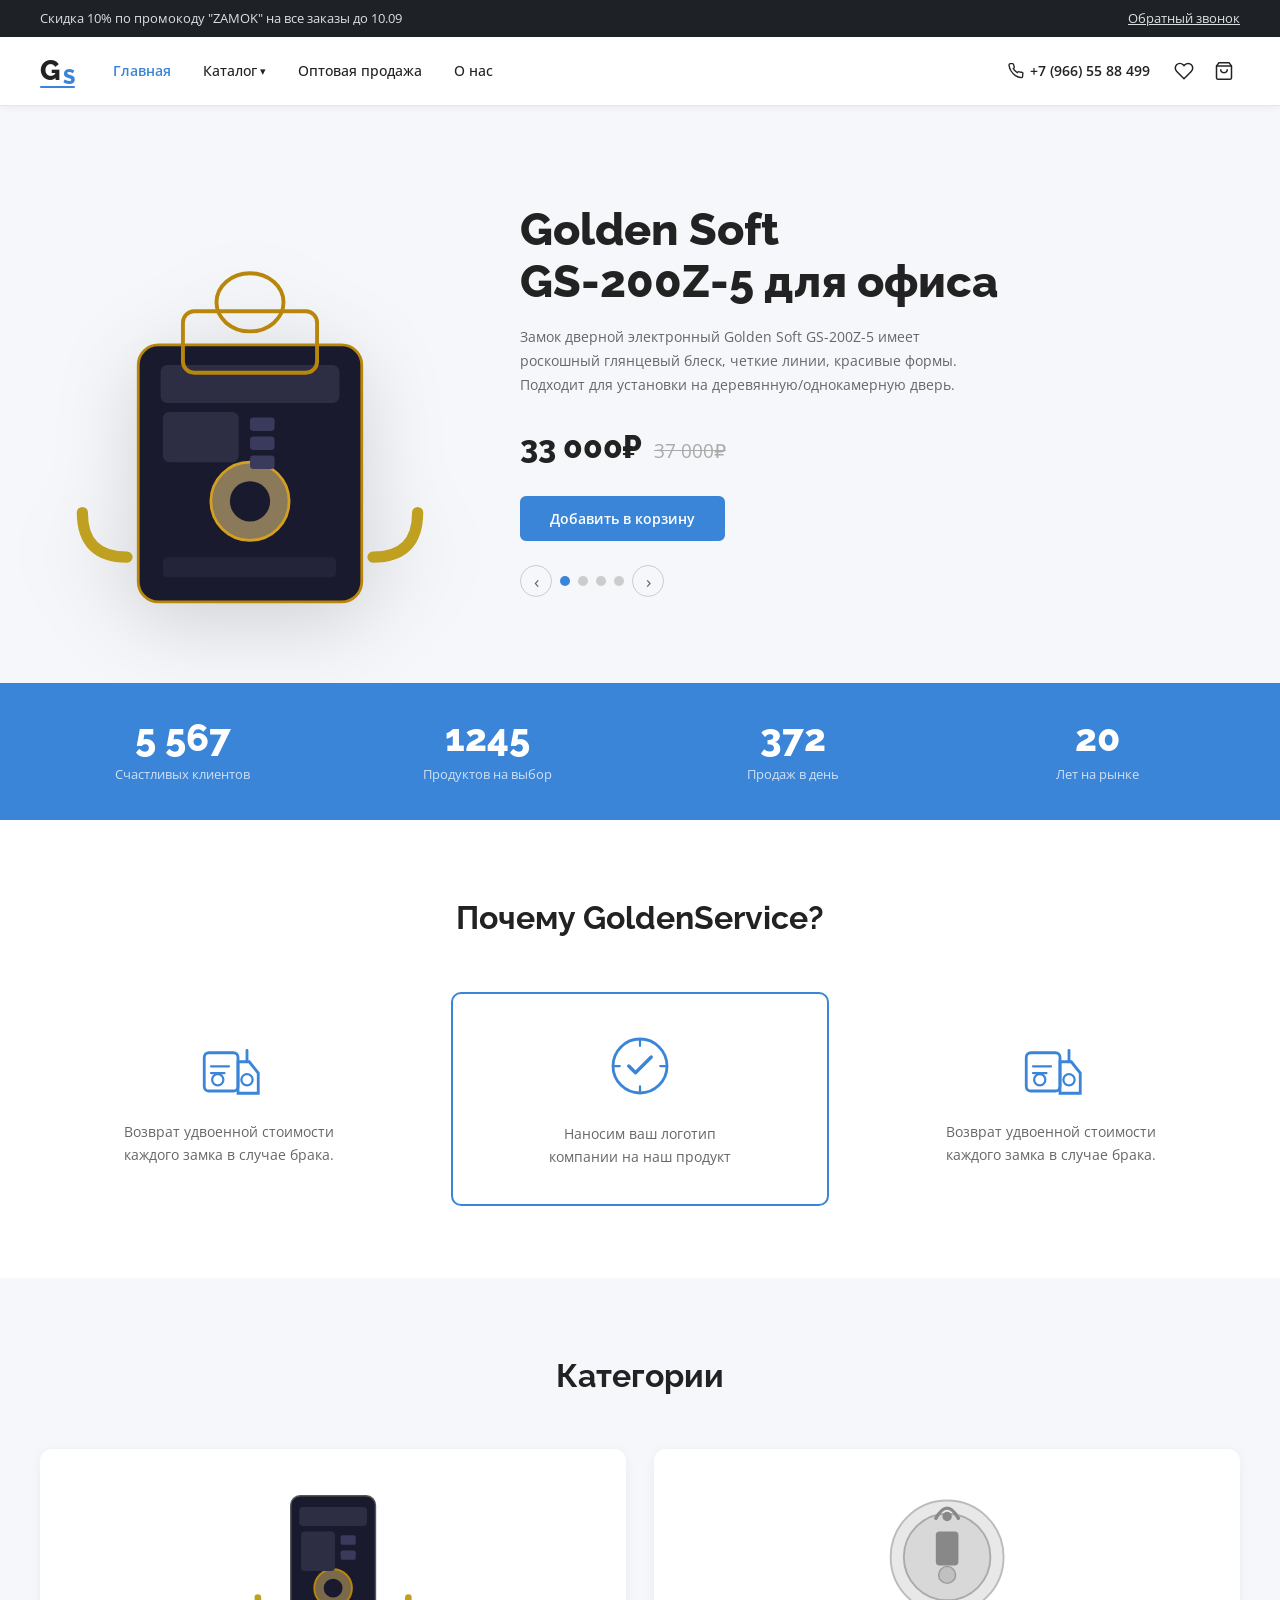
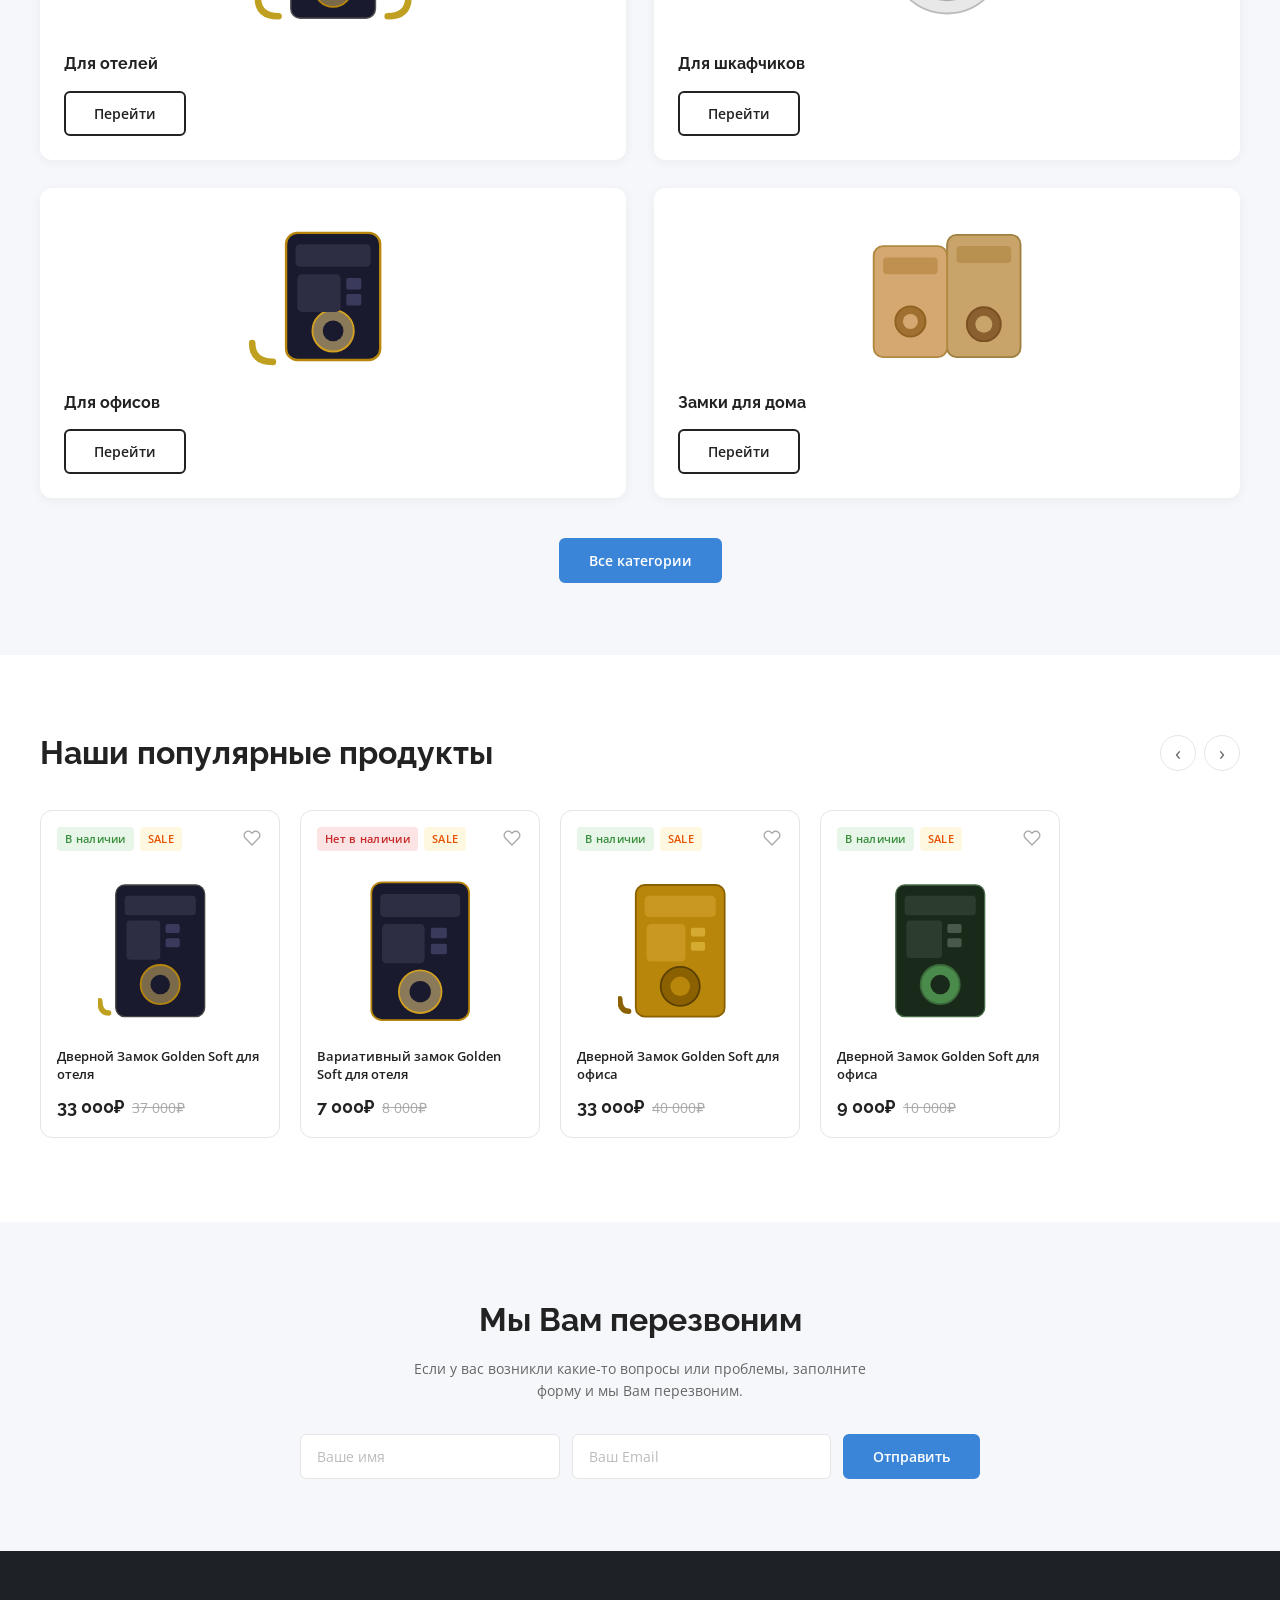
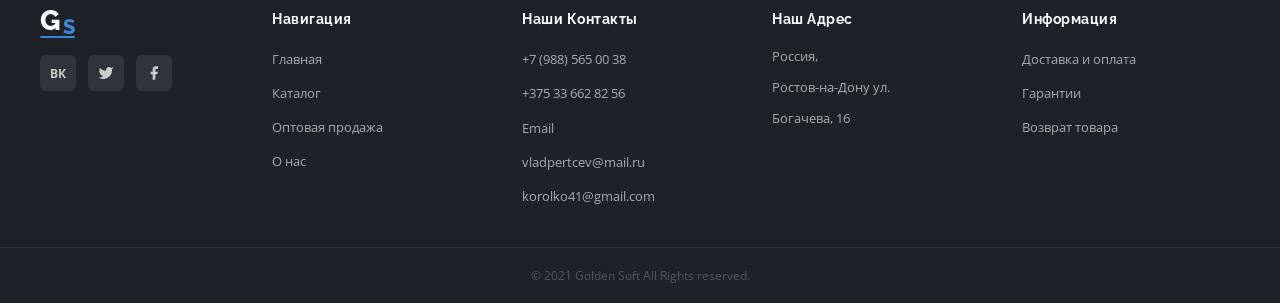
<file: практическая1/golden_index.html>
<!DOCTYPE html>
<html lang="ru">
<head>
    <meta charset="UTF-8">
    <meta name="viewport" content="width=device-width, initial-scale=1.0">
    <title>Golden Soft — Электронные замки</title>
    <link rel="stylesheet" href="styles.css">
    <link href="https://fonts.googleapis.com/css2?family=Raleway:wght@400;500;600;700;800&family=Open+Sans:wght@300;400;500;600&display=swap" rel="stylesheet">
</head>
<body>

    <!-- TOP BAR -->
    <div class="topbar">
        <span class="topbar__promo">Скидка 10% по промокоду "ZAMOK" на все заказы до 10.09</span>
        <a href="tel:+79665588499" class="topbar__callback">Обратный звонок</a>
    </div>

    <!-- HEADER -->
    <header class="header">
        <div class="container header__inner">
            <a href="#" class="logo">
                <div class="logo__icon">
                    <span class="logo__g">G</span><span class="logo__s">S</span>
                </div>
            </a>
            <nav class="nav">
                <ul class="nav__list">
                    <li><a href="#" class="nav__link nav__link--active">Главная</a></li>
                    <li><a href="#" class="nav__link">Каталог <span class="nav__arrow">▾</span></a></li>
                    <li><a href="#" class="nav__link">Оптовая продажа</a></li>
                    <li><a href="#" class="nav__link">О нас</a></li>
                </ul>
            </nav>
            <div class="header__actions">
                <a href="tel:+79665588499" class="header__phone">
                    <svg width="16" height="16" viewBox="0 0 24 24" fill="none" stroke="currentColor" stroke-width="2"><path d="M22 16.92v3a2 2 0 0 1-2.18 2 19.79 19.79 0 0 1-8.63-3.07A19.5 19.5 0 0 1 4.69 12 19.79 19.79 0 0 1 1.61 3.49 2 2 0 0 1 3.6 1h3a2 2 0 0 1 2 1.72c.127.96.361 1.903.7 2.81a2 2 0 0 1-.45 2.11L7.91 8.54a16 16 0 0 0 6 6l.91-.91a2 2 0 0 1 2.11-.45c.907.339 1.85.573 2.81.7A2 2 0 0 1 22 16.92z"/></svg>
                    +7 (966) 55 88 499
                </a>
                <button class="icon-btn" aria-label="Избранное">
                    <svg width="20" height="20" viewBox="0 0 24 24" fill="none" stroke="currentColor" stroke-width="1.8"><path d="M20.84 4.61a5.5 5.5 0 0 0-7.78 0L12 5.67l-1.06-1.06a5.5 5.5 0 0 0-7.78 7.78l1.06 1.06L12 21.23l7.78-7.78 1.06-1.06a5.5 5.5 0 0 0 0-7.78z"/></svg>
                </button>
                <button class="icon-btn" aria-label="Корзина">
                    <svg width="20" height="20" viewBox="0 0 24 24" fill="none" stroke="currentColor" stroke-width="1.8"><path d="M6 2L3 6v14a2 2 0 0 0 2 2h14a2 2 0 0 0 2-2V6l-3-4z"/><line x1="3" y1="6" x2="21" y2="6"/><path d="M16 10a4 4 0 0 1-8 0"/></svg>
                </button>
                <button class="burger" id="burger" aria-label="Меню">
                    <span></span><span></span><span></span>
                </button>
            </div>
        </div>
    </header>

    <!-- MOBILE NAV -->
    <div class="mobile-nav" id="mobileNav">
        <ul>
            <li><a href="#">Главная</a></li>
            <li><a href="#">Каталог</a></li>
            <li><a href="#">Оптовая продажа</a></li>
            <li><a href="#">О нас</a></li>
        </ul>
    </div>

    <!-- HERO -->
    <section class="hero">
        <div class="container hero__inner">
            <div class="hero__image-wrap">
                <svg viewBox="0 0 340 420" fill="none" xmlns="http://www.w3.org/2000/svg" class="lock-svg">
                    <rect x="70" y="160" width="200" height="230" rx="18" fill="#1a1a2e" stroke="#b8860b" stroke-width="2.5"/>
                    <rect x="90" y="178" width="160" height="34" rx="6" fill="#2d2d44"/>
                    <circle cx="170" cy="300" r="35" fill="#8a7a5a" stroke="#d4a020" stroke-width="2.5"/>
                    <circle cx="170" cy="300" r="18" fill="#1a1a2e"/>
                    <rect x="92" y="220" width="68" height="45" rx="6" fill="#2d2d44"/>
                    <rect x="170" y="225" width="22" height="12" rx="3" fill="#3a3a5c"/>
                    <rect x="170" y="242" width="22" height="12" rx="3" fill="#3a3a5c"/>
                    <rect x="170" y="259" width="22" height="12" rx="3" fill="#3a3a5c"/>
                    <rect x="110" y="130" width="120" height="55" rx="10" fill="none" stroke="#b8860b" stroke-width="3.5"/>
                    <rect x="140" y="96" width="60" height="52" rx="30" fill="none" stroke="#b8860b" stroke-width="3.5"/>
                    <path d="M60 350 Q20 350 20 310" stroke="#c0a020" stroke-width="10" stroke-linecap="round" fill="none"/>
                    <path d="M280 350 Q320 350 320 310" stroke="#c0a020" stroke-width="10" stroke-linecap="round" fill="none"/>
                    <rect x="92" y="350" width="155" height="18" rx="4" fill="#2d2d44" opacity="0.5"/>
                </svg>
            </div>
            <div class="hero__content">
                <h1 class="hero__title">Golden Soft<br>GS-200Z-5 для офиса</h1>
                <p class="hero__desc">Замок дверной электронный Golden Soft GS-200Z-5 имеет роскошный глянцевый блеск, четкие линии, красивые формы. Подходит для установки на деревянную/однокамерную дверь.</p>
                <div class="hero__price">
                    <span class="hero__price-current">33 000₽</span>
                    <span class="hero__price-old">37 000₽</span>
                </div>
                <button class="btn btn--primary">Добавить в корзину</button>
                <div class="hero__dots">
                    <button class="hero__nav--side">&#8249;</button>
                    <span class="dot dot--active"></span>
                    <span class="dot"></span>
                    <span class="dot"></span>
                    <span class="dot"></span>
                    <button class="hero__nav--side">&#8250;</button>
                </div>
            </div>
        </div>
    </section>

    <!-- STATS -->
    <section class="stats">
        <div class="container stats__grid">
            <div class="stat">
                <span class="stat__num">5 567</span>
                <span class="stat__label">Счастливых клиентов</span>
            </div>
            <div class="stat">
                <span class="stat__num">1245</span>
                <span class="stat__label">Продуктов на выбор</span>
            </div>
            <div class="stat">
                <span class="stat__num">372</span>
                <span class="stat__label">Продаж в день</span>
            </div>
            <div class="stat">
                <span class="stat__num">20</span>
                <span class="stat__label">Лет на рынке</span>
            </div>
        </div>
    </section>

    <!-- WHY -->
    <section class="why">
        <div class="container">
            <h2 class="section-title">Почему GoldenService?</h2>
            <div class="why__grid">
                <div class="why__card">
                    <div class="why__icon">
                        <svg viewBox="0 0 64 64" fill="none" xmlns="http://www.w3.org/2000/svg">
                            <rect x="10" y="22" width="30" height="34" rx="4" stroke="#3a85d8" stroke-width="2.5"/>
                            <path d="M40 30h10l8 10v18H40V30z" stroke="#3a85d8" stroke-width="2.5"/>
                            <path d="M48 30v-10" stroke="#3a85d8" stroke-width="2.5" stroke-linecap="round"/>
                            <circle cx="22" cy="46" r="5" stroke="#3a85d8" stroke-width="2"/>
                            <circle cx="48" cy="46" r="5" stroke="#3a85d8" stroke-width="2"/>
                            <path d="M16 34h16M16 40h12" stroke="#3a85d8" stroke-width="2" stroke-linecap="round"/>
                        </svg>
                    </div>
                    <p class="why__text">Возврат удвоенной стоимости каждого замка в случае брака.</p>
                </div>
                <div class="why__card why__card--featured">
                    <div class="why__icon">
                        <svg viewBox="0 0 64 64" fill="none" xmlns="http://www.w3.org/2000/svg">
                            <circle cx="32" cy="32" r="24" stroke="#3a85d8" stroke-width="2.5"/>
                            <path d="M22 32l6 6 14-14" stroke="#3a85d8" stroke-width="3" stroke-linecap="round" stroke-linejoin="round"/>
                            <path d="M32 8v6M32 50v6M8 32h6M50 32h6" stroke="#3a85d8" stroke-width="2" stroke-linecap="round"/>
                        </svg>
                    </div>
                    <p class="why__text">Наносим ваш логотип компании на наш продукт</p>
                </div>
                <div class="why__card">
                    <div class="why__icon">
                        <svg viewBox="0 0 64 64" fill="none" xmlns="http://www.w3.org/2000/svg">
                            <rect x="10" y="22" width="30" height="34" rx="4" stroke="#3a85d8" stroke-width="2.5"/>
                            <path d="M40 30h10l8 10v18H40V30z" stroke="#3a85d8" stroke-width="2.5"/>
                            <path d="M48 30v-10" stroke="#3a85d8" stroke-width="2.5" stroke-linecap="round"/>
                            <circle cx="22" cy="46" r="5" stroke="#3a85d8" stroke-width="2"/>
                            <circle cx="48" cy="46" r="5" stroke="#3a85d8" stroke-width="2"/>
                            <path d="M16 34h16M16 40h12" stroke="#3a85d8" stroke-width="2" stroke-linecap="round"/>
                        </svg>
                    </div>
                    <p class="why__text">Возврат удвоенной стоимости каждого замка в случае брака.</p>
                </div>
            </div>
        </div>
    </section>

    <!-- CATEGORIES -->
    <section class="categories">
        <div class="container">
            <h2 class="section-title">Категории</h2>
            <div class="cat__grid">
                <div class="cat__card">
                    <div class="cat__img">
                        <svg viewBox="0 0 200 170" fill="none" xmlns="http://www.w3.org/2000/svg">
                            <rect x="55" y="20" width="90" height="130" rx="10" fill="#1a1a2e" stroke="#555" stroke-width="1.5"/>
                            <rect x="64" y="32" width="72" height="20" rx="4" fill="#2d2d44"/>
                            <circle cx="100" cy="118" r="20" fill="#7a6a4a" stroke="#b8860b" stroke-width="2"/>
                            <circle cx="100" cy="118" r="10" fill="#1a1a2e"/>
                            <rect x="66" y="58" width="36" height="42" rx="4" fill="#2d2d44"/>
                            <rect x="108" y="62" width="16" height="10" rx="2" fill="#3a3a5c"/>
                            <rect x="108" y="78" width="16" height="10" rx="2" fill="#3a3a5c"/>
                            <path d="M42 148 Q20 148 20 128" stroke="#c0a020" stroke-width="7" stroke-linecap="round" fill="none"/>
                            <path d="M158 148 Q180 148 180 128" stroke="#c0a020" stroke-width="7" stroke-linecap="round" fill="none"/>
                        </svg>
                    </div>
                    <h3 class="cat__name">Для отелей</h3>
                    <button class="btn btn--outline">Перейти</button>
                </div>
                <div class="cat__card">
                    <div class="cat__img">
                        <svg viewBox="0 0 200 170" fill="none" xmlns="http://www.w3.org/2000/svg">
                            <circle cx="100" cy="85" r="60" fill="#e8e8e8" stroke="#bbb" stroke-width="2"/>
                            <circle cx="100" cy="85" r="46" fill="#d8d8d8" stroke="#aaa" stroke-width="2"/>
                            <rect x="88" y="58" width="24" height="36" rx="4" fill="#888"/>
                            <circle cx="100" cy="104" r="9" fill="#c0c0c0" stroke="#999" stroke-width="1.5"/>
                            <path d="M88 44 Q100 22 112 44" stroke="#888" stroke-width="3.5" fill="none" stroke-linecap="round"/>
                            <circle cx="100" cy="42" r="5" fill="#888"/>
                        </svg>
                    </div>
                    <h3 class="cat__name">Для шкафчиков</h3>
                    <button class="btn btn--outline">Перейти</button>
                </div>
                <div class="cat__card">
                    <div class="cat__img">
                        <svg viewBox="0 0 200 170" fill="none" xmlns="http://www.w3.org/2000/svg">
                            <rect x="50" y="18" width="100" height="135" rx="12" fill="#1a1a2e" stroke="#b8860b" stroke-width="2.5"/>
                            <rect x="60" y="30" width="80" height="24" rx="5" fill="#2d2d44"/>
                            <circle cx="100" cy="122" r="22" fill="#8a7a5a" stroke="#d4a020" stroke-width="2"/>
                            <circle cx="100" cy="122" r="11" fill="#1a1a2e"/>
                            <rect x="62" y="62" width="46" height="40" rx="5" fill="#2d2d44"/>
                            <rect x="114" y="66" width="16" height="12" rx="2" fill="#3a3a5c"/>
                            <rect x="114" y="83" width="16" height="12" rx="2" fill="#3a3a5c"/>
                            <path d="M36 155 Q14 155 14 135" stroke="#c0a020" stroke-width="7" stroke-linecap="round" fill="none"/>
                        </svg>
                    </div>
                    <h3 class="cat__name">Для офисов</h3>
                    <button class="btn btn--outline">Перейти</button>
                </div>
                <div class="cat__card">
                    <div class="cat__img">
                        <svg viewBox="0 0 200 170" fill="none" xmlns="http://www.w3.org/2000/svg">
                            <rect x="100" y="20" width="78" height="130" rx="10" fill="#c8a46a" stroke="#a08040" stroke-width="2"/>
                            <rect x="110" y="32" width="58" height="18" rx="4" fill="#b89050"/>
                            <circle cx="139" cy="115" r="18" fill="#8a6030" stroke="#7a5020" stroke-width="2"/>
                            <circle cx="139" cy="115" r="9" fill="#c8a46a"/>
                            <rect x="22" y="32" width="78" height="118" rx="10" fill="#d4a870" stroke="#b08840" stroke-width="2"/>
                            <rect x="32" y="44" width="58" height="18" rx="4" fill="#c09050"/>
                            <circle cx="61" cy="112" r="16" fill="#a07030" stroke="#906020" stroke-width="2"/>
                            <circle cx="61" cy="112" r="8" fill="#d4a870"/>
                        </svg>
                    </div>
                    <h3 class="cat__name">Замки для дома</h3>
                    <button class="btn btn--outline">Перейти</button>
                </div>
            </div>
            <div class="categories__more">
                <button class="btn btn--primary">Все категории</button>
            </div>
        </div>
    </section>

    <!-- PRODUCTS -->
    <section class="products">
        <div class="container">
            <div class="products__header">
                <h2 class="section-title section-title--left">Наши популярные продукты</h2>
                <div class="products__arrows">
                    <button class="prod-arrow" aria-label="Назад">&#8249;</button>
                    <button class="prod-arrow" aria-label="Вперёд">&#8250;</button>
                </div>
            </div>
            <div class="products__scroll" id="productsScroll">
                <div class="prod-card">
                    <div class="prod-badges">
                        <span class="badge badge--stock">В наличии</span>
                        <span class="badge badge--sale">SALE</span>
                    </div>
                    <button class="prod-fav" aria-label="В избранное">
                        <svg width="18" height="18" viewBox="0 0 24 24" fill="none" stroke="#aaa" stroke-width="1.8"><path d="M20.84 4.61a5.5 5.5 0 0 0-7.78 0L12 5.67l-1.06-1.06a5.5 5.5 0 0 0-7.78 7.78l1.06 1.06L12 21.23l7.78-7.78 1.06-1.06a5.5 5.5 0 0 0 0-7.78z"/></svg>
                    </button>
                    <div class="prod-img">
                        <svg viewBox="0 0 140 180" fill="none" xmlns="http://www.w3.org/2000/svg">
                            <rect x="20" y="18" width="100" height="148" rx="10" fill="#1a1a2e" stroke="#444" stroke-width="1.5"/>
                            <rect x="30" y="30" width="80" height="22" rx="4" fill="#2d2d44"/>
                            <circle cx="70" cy="130" r="22" fill="#7a6a4a" stroke="#b8860b" stroke-width="2"/>
                            <circle cx="70" cy="130" r="11" fill="#1a1a2e"/>
                            <rect x="32" y="58" width="38" height="44" rx="4" fill="#2d2d44"/>
                            <rect x="76" y="62" width="16" height="10" rx="2" fill="#3a3a5c"/>
                            <rect x="76" y="78" width="16" height="10" rx="2" fill="#3a3a5c"/>
                            <path d="M12 162 Q2 162 2 148" stroke="#c0a020" stroke-width="6" stroke-linecap="round" fill="none"/>
                        </svg>
                    </div>
                    <p class="prod-name">Дверной Замок Golden Soft для отеля</p>
                    <div class="prod-price">
                        <span class="prod-price__cur">33 000₽</span>
                        <span class="prod-price__old">37 000₽</span>
                    </div>
                </div>

                <div class="prod-card">
                    <div class="prod-badges">
                        <span class="badge badge--out">Нет в наличии</span>
                        <span class="badge badge--sale">SALE</span>
                    </div>
                    <button class="prod-fav" aria-label="В избранное">
                        <svg width="18" height="18" viewBox="0 0 24 24" fill="none" stroke="#aaa" stroke-width="1.8"><path d="M20.84 4.61a5.5 5.5 0 0 0-7.78 0L12 5.67l-1.06-1.06a5.5 5.5 0 0 0-7.78 7.78l1.06 1.06L12 21.23l7.78-7.78 1.06-1.06a5.5 5.5 0 0 0 0-7.78z"/></svg>
                    </button>
                    <div class="prod-img">
                        <svg viewBox="0 0 140 180" fill="none" xmlns="http://www.w3.org/2000/svg">
                            <rect x="15" y="15" width="110" height="155" rx="12" fill="#1a1a2e" stroke="#b8860b" stroke-width="2"/>
                            <rect x="25" y="28" width="90" height="26" rx="5" fill="#2d2d44"/>
                            <circle cx="70" cy="138" r="24" fill="#8a7a5a" stroke="#d4a020" stroke-width="2"/>
                            <circle cx="70" cy="138" r="12" fill="#1a1a2e"/>
                            <rect x="27" y="62" width="48" height="44" rx="5" fill="#2d2d44"/>
                            <rect x="82" y="66" width="18" height="12" rx="2" fill="#3a3a5c"/>
                            <rect x="82" y="84" width="18" height="12" rx="2" fill="#3a3a5c"/>
                        </svg>
                    </div>
                    <p class="prod-name">Вариативный замок Golden Soft для отеля</p>
                    <div class="prod-price">
                        <span class="prod-price__cur">7 000₽</span>
                        <span class="prod-price__old">8 000₽</span>
                    </div>
                </div>

                <div class="prod-card">
                    <div class="prod-badges">
                        <span class="badge badge--stock">В наличии</span>
                        <span class="badge badge--sale">SALE</span>
                    </div>
                    <button class="prod-fav" aria-label="В избранное">
                        <svg width="18" height="18" viewBox="0 0 24 24" fill="none" stroke="#aaa" stroke-width="1.8"><path d="M20.84 4.61a5.5 5.5 0 0 0-7.78 0L12 5.67l-1.06-1.06a5.5 5.5 0 0 0-7.78 7.78l1.06 1.06L12 21.23l7.78-7.78 1.06-1.06a5.5 5.5 0 0 0 0-7.78z"/></svg>
                    </button>
                    <div class="prod-img">
                        <svg viewBox="0 0 140 180" fill="none" xmlns="http://www.w3.org/2000/svg">
                            <rect x="20" y="18" width="100" height="148" rx="10" fill="#b8860b" stroke="#8a6000" stroke-width="2"/>
                            <rect x="30" y="30" width="80" height="24" rx="5" fill="#c89820"/>
                            <circle cx="70" cy="132" r="22" fill="#8a6000" stroke="#5a4000" stroke-width="2"/>
                            <circle cx="70" cy="132" r="11" fill="#b8860b"/>
                            <rect x="32" y="62" width="44" height="42" rx="5" fill="#c89820"/>
                            <rect x="82" y="66" width="16" height="10" rx="2" fill="#d4aa30"/>
                            <rect x="82" y="82" width="16" height="10" rx="2" fill="#d4aa30"/>
                            <path d="M12 160 Q2 160 2 146" stroke="#8a6000" stroke-width="6" stroke-linecap="round" fill="none"/>
                        </svg>
                    </div>
                    <p class="prod-name">Дверной Замок Golden Soft для офиса</p>
                    <div class="prod-price">
                        <span class="prod-price__cur">33 000₽</span>
                        <span class="prod-price__old">40 000₽</span>
                    </div>
                </div>

                <div class="prod-card">
                    <div class="prod-badges">
                        <span class="badge badge--stock">В наличии</span>
                        <span class="badge badge--sale">SALE</span>
                    </div>
                    <button class="prod-fav" aria-label="В избранное">
                        <svg width="18" height="18" viewBox="0 0 24 24" fill="none" stroke="#aaa" stroke-width="1.8"><path d="M20.84 4.61a5.5 5.5 0 0 0-7.78 0L12 5.67l-1.06-1.06a5.5 5.5 0 0 0-7.78 7.78l1.06 1.06L12 21.23l7.78-7.78 1.06-1.06a5.5 5.5 0 0 0 0-7.78z"/></svg>
                    </button>
                    <div class="prod-img">
                        <svg viewBox="0 0 140 180" fill="none" xmlns="http://www.w3.org/2000/svg">
                            <rect x="20" y="18" width="100" height="148" rx="10" fill="#1a2a1a" stroke="#4a6a4a" stroke-width="1.5"/>
                            <rect x="30" y="30" width="80" height="22" rx="4" fill="#2d3d2d"/>
                            <circle cx="70" cy="130" r="22" fill="#4a8a4a" stroke="#3a6a3a" stroke-width="2"/>
                            <circle cx="70" cy="130" r="11" fill="#1a2a1a"/>
                            <rect x="32" y="58" width="40" height="42" rx="4" fill="#2d3d2d"/>
                            <rect x="78" y="62" width="16" height="10" rx="2" fill="#4a5a4a"/>
                            <rect x="78" y="78" width="16" height="10" rx="2" fill="#4a5a4a"/>
                        </svg>
                    </div>
                    <p class="prod-name">Дверной Замок Golden Soft для офиса</p>
                    <div class="prod-price">
                        <span class="prod-price__cur">9 000₽</span>
                        <span class="prod-price__old">10 000₽</span>
                    </div>
                </div>
            </div>
        </div>
    </section>

    <!-- CALLBACK -->
    <section class="callback">
        <div class="container callback__inner">
            <h2 class="callback__title">Мы Вам перезвоним</h2>
            <p class="callback__desc">Если у вас возникли какие-то вопросы или проблемы, заполните форму и мы Вам перезвоним.</p>
            <form class="callback__form" onsubmit="return false;">
                <input type="text" class="callback__input" placeholder="Ваше имя">
                <input type="email" class="callback__input" placeholder="Ваш Email">
                <button type="submit" class="btn btn--primary">Отправить</button>
            </form>
        </div>
    </section>

    <!-- FOOTER -->
    <footer class="footer">
        <div class="container footer__inner">
            <div class="footer__brand">
                <a href="#" class="logo logo--white">
                    <div class="logo__icon logo__icon--white">
                        <span class="logo__g">G</span><span class="logo__s">S</span>
                    </div>
                </a>
                <div class="footer__social">
                    <a href="#" class="social-link" aria-label="VK">ВК</a>
                    <a href="#" class="social-link" aria-label="Twitter">
                        <svg width="16" height="16" viewBox="0 0 24 24" fill="currentColor"><path d="M23 3a10.9 10.9 0 0 1-3.14 1.53 4.48 4.48 0 0 0-7.86 3v1A10.66 10.66 0 0 1 3 4s-4 9 5 13a11.64 11.64 0 0 1-7 2c9 5 20 0 20-11.5a4.5 4.5 0 0 0-.08-.83A7.72 7.72 0 0 0 23 3z"/></svg>
                    </a>
                    <a href="#" class="social-link" aria-label="Facebook">
                        <svg width="16" height="16" viewBox="0 0 24 24" fill="currentColor"><path d="M18 2h-3a5 5 0 0 0-5 5v3H7v4h3v8h4v-8h3l1-4h-4V7a1 1 0 0 1 1-1h3z"/></svg>
                    </a>
                </div>
            </div>
            <div class="footer__col">
                <h4 class="footer__heading">Навигация</h4>
                <ul class="footer__links">
                    <li><a href="#">Главная</a></li>
                    <li><a href="#">Каталог</a></li>
                    <li><a href="#">Оптовая продажа</a></li>
                    <li><a href="#">О нас</a></li>
                </ul>
            </div>
            <div class="footer__col">
                <h4 class="footer__heading">Наши Контакты</h4>
                <ul class="footer__links">
                    <li><a href="tel:+79885650038">+7 (988) 565 00 38</a></li>
                    <li><a href="tel:+375336628256">+375 33 662 82 56</a></li>
                    <li class="footer__sublabel">Email</li>
                    <li><a href="mailto:vladpertcev@mail.ru">vladpertcev@mail.ru</a></li>
                    <li><a href="mailto:korolko41@gmail.com">korolko41@gmail.com</a></li>
                </ul>
            </div>
            <div class="footer__col">
                <h4 class="footer__heading">Наш Адрес</h4>
                <ul class="footer__links footer__links--plain">
                    <li>Россия,</li>
                    <li>Ростов-на-Дону ул.</li>
                    <li>Богачева, 16</li>
                </ul>
            </div>
            <div class="footer__col">
                <h4 class="footer__heading">Информация</h4>
                <ul class="footer__links">
                    <li><a href="#">Доставка и оплата</a></li>
                    <li><a href="#">Гарантии</a></li>
                    <li><a href="#">Возврат товара</a></li>
                </ul>
            </div>
        </div>
        <div class="footer__bottom">
            <div class="container">
                <p>© 2021 Golden Soft All Rights reserved.</p>
            </div>
        </div>
    </footer>

    <script>
        const burger = document.getElementById('burger');
        const mobileNav = document.getElementById('mobileNav');
        burger.addEventListener('click', () => {
            burger.classList.toggle('active');
            mobileNav.classList.toggle('open');
        });

        // Product scroll arrows
        const scroll = document.getElementById('productsScroll');
        document.querySelectorAll('.prod-arrow').forEach((btn, i) => {
            btn.addEventListener('click', () => {
                scroll.scrollBy({ left: i === 0 ? -260 : 260, behavior: 'smooth' });
            });
        });
    </script>
</body>
</html>
</file>
<file: лаба 6/laba6.css>
/* =========================================================
   CSS Grid — ЛР6 | Печко А.А. | Тёмно-фиолетовая неон-тема
   ========================================================= */

/* ---------- Reset & Base ---------- */
*, *::before, *::after {
    margin: 0;
    padding: 0;
    box-sizing: border-box;
}

:root {
    --bg:        #09060f;
    --bg-card:   #100c1e;
    --bg-deep:   #0d0a18;
    --border:    #7c3aed;
    --border-lo: rgba(124,58,237,.35);
    --accent:    #c084fc;
    --accent2:   #ff6b9d;
    --text:      #e0d0ff;
    --text-dim:  #a090c8;
    --radius:    18px;
    --gap:       20px;
}

body {
    font-family: 'Segoe UI', Tahoma, Geneva, Verdana, sans-serif;
    background: linear-gradient(145deg, #080510 0%, #130b24 100%);
    min-height: 100vh;
    padding: 20px;
    font-size: 16px;
    color: var(--text);
}

h3 { color: #e9d5ff; margin-bottom: 10px; }
hr { border: none; border-top: 1px solid var(--border-lo); margin: 18px 0; }

code {
    background: #1a0f2e;
    padding: 2px 7px;
    border-radius: 6px;
    color: var(--accent);
    font-size: .85em;
}

.hint {
    margin-top: 10px;
    font-size: .75rem;
    color: var(--text-dim);
}

/* ---------- Заголовки секций ---------- */
.section-title {
    max-width: 1400px;
    margin: 36px auto 14px;
    padding-left: 4px;
    color: var(--accent);
    font-size: 1.1rem;
    letter-spacing: .5px;
}

.section-title code {
    font-size: .9em;
}

/* ==========================================================
   БЛОК 1 — ОСНОВНОЙ MASTER-GRID
   Свойства: display, grid-template-rows, grid-template-columns,
   grid-template-areas, grid-template (shorthand),
   repeat(), minmax(), grid-row-gap, grid-column-gap,
   grid-gap, align-content, justify-content, place-content,
   align-items, justify-items, place-items,
   grid-auto-rows, grid-auto-columns, grid-auto-flow, grid
   ========================================================== */
.master-grid {
    max-width: 1400px;
    margin: 0 auto;
    background: var(--bg-deep);
    border-radius: 24px;
    overflow: hidden;
    border: 1px solid var(--border);
    box-shadow: 0 8px 40px rgba(124,58,237,.22);
    padding: 22px;

    /* display */
    display: grid;

    /* grid-template-columns: три колонки */
    grid-template-columns: minmax(240px, 1fr) 2.4fr minmax(220px, 1fr);

    /* grid-template-rows: три строки */
    grid-template-rows: repeat(3, minmax(70px, auto));

    /* grid-template-areas */
    grid-template-areas:
        "header  header  header"
        "sidebar content extra"
        "footer  footer  footer";

    /* grid-gap (= grid-row-gap + grid-column-gap) */
    grid-row-gap:    18px;
    grid-column-gap: 20px;
    /* или shorthand: */
    grid-gap: 18px 20px;

    /* выравнивание содержимого */
    align-content:   start;
    justify-content: stretch;
    place-content:   start stretch;

    /* выравнивание ячеек */
    align-items:   stretch;
    justify-items: stretch;
    place-items:   stretch stretch;

    /* неявная сетка */
    grid-auto-rows:    minmax(60px, auto);
    grid-auto-columns: minmax(100px, auto);
    grid-auto-flow:    row dense;
}

/* ---------- Header ---------- */
.grid-header {
    grid-area: header;
    background: linear-gradient(135deg, #160d28, #0e0820);
    border-radius: var(--radius);
    border-bottom: 3px solid var(--border);
    padding: 18px 24px;
    text-align: center;

    /* grid-row-start / grid-row-end — явная фиксация */
    grid-row-start: 1;
    grid-row-end:   2;
}

.logo-text {
    font-size: 1.9rem;
    font-weight: 800;
    letter-spacing: 3px;
    text-shadow: 0 0 14px var(--border);
    color: var(--accent);
}

.student-name {
    font-size: .82rem;
    color: var(--text-dim);
    margin-top: 6px;
}

/* ---------- Sidebar ---------- */
.grid-sidebar {
    grid-area: sidebar;
    background: var(--bg-card);
    border-radius: var(--radius);
    border: 1px solid var(--border);
    padding: 18px 14px;

    /* grid-column-start / grid-column-end — явная фиксация */
    grid-column-start: 1;
    grid-column-end:   2;
}

.profile-photo {
    width: 100%;
    aspect-ratio: 1/1;
    object-fit: cover;
    border-radius: 50%;
    border: 3px solid var(--accent);
    display: block;
}

.profile-name {
    font-size: 1.2rem;
    text-align: center;
    margin: 10px 0 4px;
    color: #e9d5ff;
}

.profile-bio {
    font-size: .8rem;
    color: var(--text-dim);
    text-align: center;
    line-height: 1.4;
}

.prop-list {
    list-style: none;
    margin-top: 16px;
    border-top: 1px solid var(--border-lo);
    padding-top: 12px;
    display: flex;
    flex-direction: column;
    gap: 5px;
}

.prop-list li {
    font-size: .72rem;
    color: var(--text-dim);
}

/* ---------- Content ---------- */
.grid-content {
    grid-area: content;
    background: var(--bg-card);
    border-radius: var(--radius);
    border: 1px solid var(--accent);
    padding: 20px;

    /* grid-row shorthand */
    grid-row: 2 / 3;
}

.news-grid {
    display: grid;
    grid-template-columns: repeat(auto-fill, minmax(160px, 1fr));
    gap: 14px;
    margin-top: 12px;
}

.news-card {
    background: #160f28;
    border-radius: 14px;
    overflow: hidden;
    border: 1px solid var(--border-lo);
    transition: transform .2s, border-color .2s, box-shadow .2s;
}

.news-card:hover {
    transform: translateY(-4px);
    border-color: var(--accent);
    box-shadow: 0 8px 20px rgba(124,58,237,.3);
}

.news-img {
    width: 100%;
    height: 120px;
    object-fit: cover;
    display: block;
}

.news-text {
    padding: 10px 12px;
}

.news-text h4 {
    color: #e9d5ff;
    font-size: .9rem;
    margin-bottom: 4px;
}

.news-text p {
    font-size: .72rem;
    color: var(--text-dim);
}

.property-table {
    display: grid;
    grid-template-columns: repeat(2, 1fr);
    gap: 8px;
    margin-top: 12px;
}

.property-item {
    background: #1a1230;
    padding: 7px 10px;
    border-radius: 8px;
    font-size: .72rem;
    color: var(--text);
    text-align: center;
    border: 1px solid var(--border-lo);
}

/* ---------- Extra ---------- */
.grid-extra {
    grid-area: extra;
    background: var(--bg-card);
    border-radius: var(--radius);
    border: 1px solid var(--border);
    padding: 18px 14px;

    /* grid-column shorthand */
    grid-column: 3 / 4;
}

.collage {
    display: grid;
    grid-template-columns: 1fr 1fr;
    gap: 10px;
    margin-top: 10px;
}

.collage-img {
    width: 100%;
    aspect-ratio: 1/1;
    object-fit: cover;
    border-radius: 10px;
    border: 1px solid var(--accent);
    transition: transform .2s, border-color .2s;
}

.collage-img:hover {
    transform: scale(.97);
    border-color: var(--accent2);
}

/* ---------- Footer ---------- */
.grid-footer {
    grid-area: footer;
    background: #0c0918;
    border-radius: var(--radius);
    border-top: 2px solid var(--border);
    padding: 16px;
    text-align: center;
    color: var(--text-dim);
    font-size: .85rem;

    /* grid-column + grid-row — явные */
    grid-column: 1 / -1;
    grid-row: 3 / 4;
}

.social {
    margin-top: 6px;
}

.social a {
    color: var(--accent);
    text-decoration: none;
    margin: 0 10px;
    transition: color .2s;
}

.social a:hover { color: var(--accent2); }


/* ==========================================================
   БЛОК 2 — ДЕМОНСТРАЦИЯ СВОЙСТВ GRID-ЭЛЕМЕНТОВ
   Сетка 4×3 = 12 ячеек, заполнена без дыр:
   Строка 1: [order:-1] [auto]  [2×2 span→]  [2×2 span→]
   Строка 2: [col-span 2←]      [2×2 span↑]  [2×2 span↑]
   Строка 3: [full-width  1/-1                           ]
   ========================================================== */
.demo-grid-compact {
    display: grid;
    grid-template-columns: repeat(4, 1fr);
    grid-template-rows: repeat(3, auto);
    gap: 12px;
    max-width: 1400px;
    margin: 0 auto;
    padding: 18px;
    background: var(--bg-deep);
    border-radius: 20px;
    border: 1px solid var(--border);
    grid-auto-flow: row dense;
}

.compact-card {
    background: var(--bg-card);
    border-radius: 13px;
    padding: 12px;
    text-align: center;
    color: var(--text);
    border-left: 4px solid var(--accent);
    transition: transform .2s, background .2s;
    display: flex;
    flex-direction: column;
    align-items: center;
    gap: 6px;
}

.compact-card:hover {
    transform: translateY(-2px);
    background: #1a1230;
}

.compact-card img {
    width: 100%;
    height: 70px;
    object-fit: cover;
    border-radius: 9px;
}

.compact-card span {
    font-size: .8rem;
    font-weight: 700;
    color: var(--accent);
}

.compact-card small {
    font-size: .65rem;
    color: var(--text-dim);
}

/* order: -1 → встаёт в начало */
.compact-order {
    order: -1;
    background: #2a1020;
    border-left-color: var(--accent2);
}

/* grid-row-start:1; grid-row-end:3; grid-column-start:3; grid-column-end:5 */
.compact-2x2 {
    grid-row-start:    1;
    grid-row-end:      3;
    grid-column-start: 3;
    grid-column-end:   5;
    background: #1a1230;
    border-left-color: #a78bfa;
}

.compact-2x2 img { height: 140px; }

/* grid-column: span 2 */
.compact-col-span {
    grid-column: span 2;
    background: #0f1e18;
    border-left-color: #6ee7b7;
}

/* grid-column: 1 / -1 — полная строка */
.compact-full {
    grid-column: 1 / -1;
    flex-direction: row;
    justify-content: center;
    gap: 16px;
    background: #14143a;
    border-left-color: #fbbf24;
}

.compact-full img { width: 70px; height: 50px; flex-shrink: 0; }


/* ==========================================================
   БЛОК 3 — SHORTHAND grid:
   grid: auto-flow / repeat(3, 1fr)
   ========================================================== */
.compact-shorthand {
    /* grid shorthand = grid-template + grid-auto-* */
    display: grid;
    grid: auto-flow minmax(60px, auto) / repeat(3, 1fr);
    gap: 10px;
    max-width: 1400px;
    margin: 0 auto;
    padding: 18px;
    background: var(--bg-deep);
    border-radius: 20px;
    border: 1px solid var(--border);
}

.compact-short-item {
    background: var(--bg-card);
    border-radius: 12px;
    padding: 10px 14px;
    display: flex;
    align-items: center;
    gap: 10px;
    border: 1px solid var(--border-lo);
    transition: border-color .2s, background .2s, transform .2s;
}

.compact-short-item:hover {
    border-color: var(--accent);
    background: #1a1230;
    transform: scale(1.02);
}

.compact-short-item img {
    width: 36px;
    height: 36px;
    border-radius: 8px;
    object-fit: cover;
    flex-shrink: 0;
}

.compact-short-item span {
    font-size: .85rem;
    color: var(--text);
}


/* ==========================================================
   БУРГЕР-МЕНЮ
   ========================================================== */
.burger-checkbox { display: none; }

.burger-icon {
    display: none;
    position: fixed;
    top: 22px;
    left: 20px;
    width: 32px;
    height: 24px;
    cursor: pointer;
    flex-direction: column;
    justify-content: space-between;
    z-index: 200;
}

.burger-icon span {
    display: block;
    width: 100%;
    height: 3px;
    background: var(--accent);
    border-radius: 3px;
    transition: transform .3s, opacity .3s;
}

.burger-checkbox:checked ~ .burger-icon span:nth-child(1) {
    transform: rotate(45deg) translate(8px,8px);
}
.burger-checkbox:checked ~ .burger-icon span:nth-child(2) { opacity: 0; }
.burger-checkbox:checked ~ .burger-icon span:nth-child(3) {
    transform: rotate(-45deg) translate(8px,-8px);
}

.mobile-nav {
    position: fixed;
    top: 0;
    left: -100%;
    width: 72%;
    max-width: 280px;
    height: 100vh;
    background: #0c0818;
    border-right: 2px solid var(--accent);
    padding: 80px 22px 28px;
    z-index: 199;
    transition: left .3s ease;
}

.mobile-nav a {
    display: block;
    color: var(--text);
    text-decoration: none;
    margin: 14px 0;
    padding: 11px 18px;
    background: rgba(124,58,237,.14);
    border-radius: 50px;
    transition: background .2s;
}

.mobile-nav a:hover { background: var(--border); color: #fff; }

.burger-checkbox:checked ~ .mobile-nav { left: 0; }


/* ==========================================================
   ДЕСКТОП-НАВ
   ========================================================== */
.desktop-nav {
    max-width: 1400px;
    margin: 0 auto 18px;
    background: #0c0818;
    padding: 12px 22px;
    border-radius: 50px;
    text-align: center;
    border: 1px solid var(--border);
}

.desktop-nav a {
    color: var(--text);
    margin: 0 10px;
    text-decoration: none;
    padding: 7px 18px;
    border-radius: 40px;
    display: inline-block;
    transition: background .2s, color .2s, box-shadow .2s;
    font-size: .9rem;
}

.desktop-nav a:hover {
    background: var(--border);
    color: #fff;
    box-shadow: 0 0 10px var(--border);
}


/* ==========================================================
   ПОДВАЛ СТРАНИЦЫ
   ========================================================== */
.group-info {
    text-align: center;
    padding: 14px;
    color: #6a5a8a;
    font-size: .75rem;
    border-top: 1px solid var(--border-lo);
    max-width: 1400px;
    margin: 20px auto 0;
}


/* ==========================================================
   АДАПТИВ
   ========================================================== */

/* Планшет горизонтальный */
@media (max-width: 1024px) and (min-width: 769px) {
    .master-grid {
        grid-template-columns: minmax(200px, 1fr) 2fr minmax(190px, 1fr);
        gap: 16px;
    }

    .demo-grid-compact {
        grid-template-columns: repeat(4, 1fr);
    }
}

/* Планшет вертикальный */
@media (max-width: 768px) {
    body { padding: 14px; font-size: 14px; }

    .burger-icon { display: flex; }
    .desktop-nav { display: none; }

    /* Мастер-грид — одна колонка */
    .master-grid {
        grid-template-columns: 1fr;
        grid-template-rows: auto;
        grid-template-areas:
            "header"
            "sidebar"
            "content"
            "extra"
            "footer";
        gap: 14px;
        padding: 16px;
    }

    /* Сброс явных позиций */
    .grid-header  { grid-row-start: auto; grid-row-end: auto; }
    .grid-sidebar { grid-column-start: auto; grid-column-end: auto; }
    .grid-content { grid-row: auto; }
    .grid-extra   { grid-column: auto; }
    .grid-footer  { grid-column: auto; grid-row: auto; }

    /* Профиль горизонтально */
    .grid-sidebar {
        display: flex;
        align-items: center;
        gap: 16px;
        flex-wrap: wrap;
    }

    .profile-photo {
        width: 80px;
        flex-shrink: 0;
    }

    .prop-list { margin-top: 0; border-top: none; padding-top: 0; }

    /* Компактная демо-сетка → 2 колонки */
    .demo-grid-compact {
        grid-template-columns: repeat(2, 1fr);
        grid-template-rows: auto;
    }

    .compact-2x2 {
        grid-row-start: auto; grid-row-end: auto;
        grid-column-start: auto; grid-column-end: auto;
        grid-column: span 2;
    }

    .compact-2x2 img { height: 80px; }

    .compact-col-span { grid-column: span 2; }
    .compact-full     { grid-column: span 2; flex-direction: column; }
    .compact-full img { width: 100%; height: 60px; }
    .compact-order    { order: 0; }

    /* Shorthand → 2 колонки */
    .compact-shorthand {
        grid: auto-flow / repeat(2, 1fr);
    }

    .logo-text { font-size: 1.4rem; }
}

/* Мобильный */
@media (max-width: 480px) {
    body { padding: 10px; }

    .master-grid { padding: 12px; gap: 12px; }

    .grid-sidebar {
        flex-direction: column;
        align-items: flex-start;
    }

    .profile-photo { width: 70px; }

    .news-grid {
        grid-template-columns: 1fr;
    }

    .property-table {
        grid-template-columns: 1fr;
    }

    .demo-grid-compact {
        grid-template-columns: 1fr;
    }

    .compact-2x2    { grid-column: 1; }
    .compact-col-span { grid-column: 1; }
    .compact-full   { grid-column: 1; }

    .compact-shorthand {
        grid: auto-flow / 1fr;
    }

    .logo-text { font-size: 1.1rem; }
    .student-name { font-size: .7rem; }
    .section-title { font-size: .95rem; }
}
</file>
<file: лаба9/style.css>
/* ── Общий сброс ── */
*, *::before, *::after { box-sizing: border-box; margin: 0; padding: 0; }

:root {
    --bg:       #09060f;
    --card:     #100c1e;
    --deep:     #0d0a18;
    --border:   #7c3aed;
    --border-lo: rgba(124,58,237,.35);
    --accent:   #c084fc;
    --accent2:  #ff6b9d;
    --green:    #6ee7b7;
    --yellow:   #fbbf24;
    --text:     #e0d0ff;
    --dim:      #a090c8;
    --orange:   #f0a500;
    --cyan:     #22d3ee;
    --blue:     #60a5fa;
    --lime:     #a3e635;
    --rose:     #fb7185;
    --radius:   14px;
}

html { scroll-behavior: smooth; }

body {
    font-family: 'Segoe UI', Tahoma, sans-serif;
    background: linear-gradient(145deg, #080510, #130b24);
    color: var(--text);
    min-height: 100vh;
    padding: 24px 16px 48px;
    font-size: clamp(13px, 1.2vw, 15px);
    line-height: 1.6;
}

/* ── Шапка страницы ── */
.page-header {
    max-width: 900px;
    margin: 0 auto 32px;
    text-align: center;
    padding: 32px 20px;
    background: linear-gradient(135deg, #12082a, #0a0618);
    border: 1px solid var(--border);
    border-radius: 20px;
}
.page-badge {
    display: inline-block;
    background: rgba(124,58,237,.25);
    border: 1px solid var(--border);
    color: var(--accent);
    padding: 4px 16px;
    border-radius: 50px;
    font-size: .75rem;
    letter-spacing: .8px;
    margin-bottom: 14px;
}
.page-title {
    font-size: clamp(1.4rem, 4vw, 2.4rem);
    font-weight: 900;
    color: var(--accent);
    text-shadow: 0 0 30px rgba(192,132,252,.4);
    margin-bottom: 8px;
}
.page-sub {
    font-size: .85rem;
    color: var(--dim);
}

/* ── Навигация ── */
.back-link {
    display: inline-flex;
    align-items: center;
    gap: 6px;
    color: var(--accent);
    text-decoration: none;
    font-size: .82rem;
    margin-bottom: 20px;
    max-width: 900px;
    margin-left: auto;
    margin-right: auto;
}
.back-link:hover { color: var(--accent2); }

/* ── Обёртка ── */
.wrap {
    max-width: 900px;
    margin: 0 auto;
    display: flex;
    flex-direction: column;
    gap: 20px;
}

/* ── Разделитель заданий ── */
.section-divider {
    display: flex;
    align-items: center;
    gap: 12px;
    margin-top: 12px;
    padding-bottom: 4px;
    border-bottom: 1px solid var(--border-lo);
}
.section-badge {
    display: inline-block;
    background: var(--border);
    color: #fff;
    font-size: .72rem;
    font-weight: 800;
    letter-spacing: .6px;
    padding: 3px 12px;
    border-radius: 50px;
    white-space: nowrap;
}
.section-title {
    font-size: .88rem;
    color: var(--dim);
    font-weight: 600;
}

/* ── Карточка способа ── */
.method-card {
    background: var(--card);
    border: 1px solid var(--border-lo);
    border-radius: var(--radius);
    overflow: hidden;
    transition: border-color .2s, box-shadow .2s;
}
.method-card:hover {
    border-color: var(--border);
    box-shadow: 0 6px 28px rgba(124,58,237,.18);
}

/* Цветные полосы сверху — по классу */
.method-card--orange { border-top: 3px solid var(--orange); }
.method-card--purple { border-top: 3px solid var(--accent); }
.method-card--green  { border-top: 3px solid var(--green);  }
.method-card--pink   { border-top: 3px solid var(--accent2);}
.method-card--cyan   { border-top: 3px solid var(--cyan);   }
.method-card--blue   { border-top: 3px solid var(--blue);   }
.method-card--lime   { border-top: 3px solid var(--lime);   }
.method-card--yellow { border-top: 3px solid var(--yellow); }
.method-card--rose   { border-top: 3px solid var(--rose);   }

/* Заголовок карточки */
.method-card__head {
    padding: 16px 20px 10px;
    display: flex;
    align-items: center;
    gap: 12px;
    flex-wrap: wrap;
}
.method-num {
    display: inline-flex;
    align-items: center;
    justify-content: center;
    width: 34px; height: 34px;
    border-radius: 50%;
    background: var(--border);
    color: #fff;
    font-size: .8rem;
    font-weight: 800;
    flex-shrink: 0;
}
/* Номера для операторов и диалогов */
.op-num  { background: #0e7490; }   /* cyan-800  */
.dlg-num { background: #b45309; }   /* amber-700 */

.method-title {
    font-size: 1rem;
    font-weight: 800;
    color: #e9d5ff;
}
.method-tag {
    font-size: .7rem;
    background: #1a0f2e;
    color: var(--accent);
    padding: 2px 10px;
    border-radius: 50px;
    border: 1px solid var(--border-lo);
    font-family: monospace;
}
.op-tag  { color: var(--cyan);   border-color: rgba(34,211,238,.3); }
.dlg-tag { color: var(--yellow); border-color: rgba(251,191,36,.3); }

/* Тело карточки */
.method-card__body {
    padding: 0 20px 20px;
}

.method-desc {
    font-size: .82rem;
    color: var(--dim);
    margin-bottom: 14px;
    line-height: 1.5;
}

/* Блок с кодом */
.code-block {
    background: #0d0a18;
    border: 1px solid var(--border-lo);
    border-radius: 8px;
    padding: 14px 16px;
    margin-bottom: 14px;
    overflow-x: auto;
}
.code-block pre {
    font-family: 'Cascadia Code', 'Fira Code', 'Consolas', monospace;
    font-size: .78rem;
    color: var(--text);
    white-space: pre;
    line-height: 1.7;
}

/* Подсветка синтаксиса */
.kw  { color: #ff79c6; }   /* ключевые слова */
.fn  { color: #50fa7b; }   /* функции        */
.str { color: #f1fa8c; }   /* строки         */
.cm  { color: #6272a4; }   /* комментарии    */
.tag { color: #ff79c6; }   /* HTML-теги      */
.atr { color: #50fa7b; }   /* атрибуты       */
.val { color: #f1fa8c; }   /* значения       */

/* Интерактивная зона */
.demo-zone {
    display: flex;
    align-items: center;
    gap: 10px;
    flex-wrap: wrap;
}
.demo-input {
    padding: 7px 12px;
    background: #1a0f2e;
    border: 1px solid var(--border-lo);
    border-radius: 6px;
    color: var(--text);
    font-size: .85rem;
    width: 130px;
    font-family: inherit;
}
.demo-input:focus {
    outline: none;
    border-color: var(--accent);
    box-shadow: 0 0 0 2px rgba(192,132,252,.2);
}

/* Базовая кнопка */
.demo-btn {
    padding: 7px 18px;
    color: #fff;
    border: none;
    border-radius: 6px;
    font-size: .82rem;
    font-weight: 700;
    cursor: pointer;
    font-family: inherit;
    transition: filter .15s, transform .1s;
    white-space: nowrap;
}
.demo-btn:hover  { filter: brightness(1.15); }
.demo-btn:active { transform: scale(.96); }

/* Цветовые варианты кнопок */
.demo-btn--inline { background: var(--orange); }
.demo-btn--head   { background: var(--border);  }
.demo-btn--body   { background: #14b8a6; }
.demo-btn--ext    { background: var(--accent2); }
.demo-btn--cyan   { background: #0891b2; }
.demo-btn--blue   { background: #2563eb; }
.demo-btn--lime   { background: #65a30d; }
.demo-btn--yellow { background: #d97706; color: #fff; }
.demo-btn--rose   { background: #e11d48; }

/* Результат */
.result-box {
    margin-top: 12px;
    padding: 12px 14px;
    background: #0d0a18;
    border: 1px solid var(--border-lo);
    border-radius: 8px;
    font-size: .8rem;
    color: var(--dim);
    min-height: 40px;
    line-height: 1.7;
    display: none;
}
.result--visible { display: block !important; }
.res-label {
    display: inline-block;
    background: rgba(124,58,237,.25);
    color: var(--accent);
    padding: 1px 8px;
    border-radius: 4px;
    font-size: .72rem;
    font-weight: 700;
    margin-bottom: 6px;
}
code {
    background: #1a0f2e;
    padding: 1px 5px;
    border-radius: 4px;
    color: var(--accent);
    font-size: .82em;
}
strong { color: var(--green); }

@media (max-width: 600px) {
    .demo-zone  { flex-direction: column; align-items: flex-start; }
    .demo-btn   { width: 100%; }
    .demo-input { width: 100%; }
    .section-title { font-size: .78rem; }
}
</file>
<file: практическая1/styles.css>
/* =========================================================
   GOLDEN SOFT — styles.css
   Breakpoints:
     Desktop default : 1240px
     Tablet          : 480px – 800px (default 720px)
     Mobile          : < 480px
   ========================================================= */

/* ── Reset & Base ─────────────────────────────────────── */
*, *::before, *::after { box-sizing: border-box; margin: 0; padding: 0; }

:root {
    --blue:       #3a85d8;
    --blue-dark:  #2a6fc0;
    --gold:       #b8860b;
    --text:       #222222;
    --text-light: #666666;
    --border:     #e5e5e5;
    --bg-light:   #f5f7fa;
    --white:      #ffffff;
    --footer-bg:  #1e2227;
    --max-w:      1240px;
    --radius:     6px;
}

html { scroll-behavior: smooth; }

body {
    font-family: 'Open Sans', 'Segoe UI', sans-serif;
    color: var(--text);
    line-height: 1.6;
    background: var(--white);
    font-size: 15px;
}

a { text-decoration: none; color: inherit; }
ul { list-style: none; }
img, svg { display: block; max-width: 100%; }
button { cursor: pointer; font-family: inherit; }

/* ── Container ────────────────────────────────────────── */
.container {
    width: 100%;
    max-width: var(--max-w);
    margin: 0 auto;
    padding: 0 20px;
}

/* ── Buttons ──────────────────────────────────────────── */
.btn {
    display: inline-flex;
    align-items: center;
    justify-content: center;
    padding: 11px 28px;
    border-radius: var(--radius);
    font-size: 14px;
    font-weight: 600;
    border: 2px solid transparent;
    transition: background .2s, color .2s, border-color .2s, transform .15s;
    white-space: nowrap;
}
.btn:hover { transform: translateY(-1px); }
.btn:active { transform: translateY(0); }

.btn--primary {
    background: var(--blue);
    color: #fff;
    border-color: var(--blue);
}
.btn--primary:hover { background: var(--blue-dark); border-color: var(--blue-dark); }

.btn--outline {
    background: transparent;
    color: var(--text);
    border-color: var(--text);
}
.btn--outline:hover { background: var(--text); color: #fff; }

/* ── Icon buttons ─────────────────────────────────────── */
.icon-btn {
    background: none;
    border: none;
    padding: 6px;
    color: var(--text);
    display: flex;
    align-items: center;
    justify-content: center;
    transition: color .2s;
}
.icon-btn:hover { color: var(--blue); }

/* ── Section title ────────────────────────────────────── */
.section-title {
    font-family: 'Raleway', sans-serif;
    font-size: clamp(1.4rem, 3vw, 2rem);
    font-weight: 700;
    text-align: center;
    margin-bottom: 48px;
    color: var(--text);
}
.section-title--left { text-align: left; margin-bottom: 0; }

/* ═══════════════════════════════════════════════════════
   TOP BAR
   ═══════════════════════════════════════════════════════ */
.topbar {
    background: #1e2227;
    color: #fff;
    font-size: 13px;
    display: flex;
    align-items: center;
    justify-content: space-between;
    padding: 8px 40px;
    gap: 12px;
}
.topbar__promo { opacity: .85; }
.topbar__callback {
    color: #fff;
    text-decoration: underline;
    opacity: .85;
    white-space: nowrap;
    transition: opacity .2s;
}
.topbar__callback:hover { opacity: 1; }

/* ═══════════════════════════════════════════════════════
   HEADER
   ═══════════════════════════════════════════════════════ */
.header {
    background: var(--white);
    border-bottom: 1px solid var(--border);
    position: sticky;
    top: 0;
    z-index: 100;
    box-shadow: 0 1px 8px rgba(0,0,0,.06);
}

.header__inner {
    display: flex;
    align-items: center;
    gap: 24px;
    height: 68px;
}

/* Logo */
.logo { display: flex; align-items: center; flex-shrink: 0; }
.logo__icon {
    display: flex;
    align-items: baseline;
    gap: 2px;
    position: relative;
}
.logo__g {
    font-family: 'Raleway', sans-serif;
    font-weight: 800;
    font-size: 28px;
    color: var(--text);
    line-height: 1;
}
.logo__s {
    font-family: 'Raleway', sans-serif;
    font-weight: 800;
    font-size: 20px;
    color: var(--blue);
    line-height: 1;
    position: relative;
    top: 4px;
}
.logo__icon::after {
    content: '';
    position: absolute;
    bottom: -3px;
    left: 0;
    right: 0;
    height: 2px;
    background: var(--blue);
    border-radius: 2px;
}

/* Nav */
.nav { flex: 1; }
.nav__list {
    display: flex;
    align-items: center;
    gap: 4px;
    list-style: none;
}
.nav__link {
    padding: 8px 14px;
    font-size: 14px;
    font-weight: 500;
    color: var(--text);
    border-radius: var(--radius);
    transition: color .2s, background .2s;
    display: flex;
    align-items: center;
    gap: 3px;
}
.nav__link:hover { color: var(--blue); }
.nav__link--active { color: var(--blue); font-weight: 600; }
.nav__arrow { font-size: 11px; }

/* Header actions */
.header__actions {
    display: flex;
    align-items: center;
    gap: 8px;
    margin-left: auto;
}
.header__phone {
    display: flex;
    align-items: center;
    gap: 6px;
    font-size: 14px;
    font-weight: 600;
    color: var(--text);
    padding: 6px 10px;
    border-radius: var(--radius);
    transition: color .2s;
    white-space: nowrap;
}
.header__phone:hover { color: var(--blue); }

/* Burger (hidden on desktop) */
.burger {
    display: none;
    flex-direction: column;
    gap: 5px;
    background: none;
    border: none;
    padding: 6px;
}
.burger span {
    display: block;
    width: 24px;
    height: 2px;
    background: var(--text);
    border-radius: 2px;
    transition: transform .3s, opacity .3s;
}
.burger.active span:nth-child(1) { transform: translateY(7px) rotate(45deg); }
.burger.active span:nth-child(2) { opacity: 0; }
.burger.active span:nth-child(3) { transform: translateY(-7px) rotate(-45deg); }

/* Mobile nav */
.mobile-nav {
    display: none;
    background: var(--white);
    border-bottom: 1px solid var(--border);
    padding: 0;
    max-height: 0;
    overflow: hidden;
    transition: max-height .35s ease, padding .35s;
    position: sticky;
    top: 68px;
    z-index: 99;
}
.mobile-nav.open {
    max-height: 260px;
    padding: 12px 0;
}
.mobile-nav ul { list-style: none; }
.mobile-nav a {
    display: block;
    padding: 12px 24px;
    font-size: 15px;
    font-weight: 500;
    color: var(--text);
    border-bottom: 1px solid var(--border);
    transition: color .2s;
}
.mobile-nav a:hover { color: var(--blue); }

/* ═══════════════════════════════════════════════════════
   HERO
   ═══════════════════════════════════════════════════════ */
.hero {
    background: var(--bg-light);
    padding: 60px 0 48px;
    position: relative;
    overflow: hidden;
}

.hero__inner {
    display: flex;
    align-items: center;
    gap: 60px;
}

.hero__image-wrap {
    flex: 0 0 420px;
    display: flex;
    justify-content: center;
}

.lock-svg {
    width: 100%;
    max-width: 380px;
    filter: drop-shadow(0 20px 40px rgba(0,0,0,.15));
    animation: floatLock 4s ease-in-out infinite;
}

@keyframes floatLock {
    0%, 100% { transform: translateY(0); }
    50%       { transform: translateY(-10px); }
}

.hero__content { flex: 1; min-width: 0; }

.hero__title {
    font-family: 'Raleway', sans-serif;
    font-size: clamp(1.8rem, 4vw, 2.8rem);
    font-weight: 800;
    line-height: 1.15;
    color: var(--text);
    margin-bottom: 18px;
}

.hero__desc {
    font-size: 14px;
    color: var(--text-light);
    line-height: 1.7;
    margin-bottom: 24px;
    max-width: 460px;
}

.hero__price {
    display: flex;
    align-items: baseline;
    gap: 12px;
    margin-bottom: 24px;
}
.hero__price-current {
    font-family: 'Raleway', sans-serif;
    font-size: 2rem;
    font-weight: 800;
    color: var(--text);
}
.hero__price-old {
    font-size: 1.2rem;
    color: #aaa;
    text-decoration: line-through;
}

.hero__dots {
    display: flex;
    align-items: center;
    gap: 8px;
    margin-top: 24px;
}
.dot {
    width: 10px;
    height: 10px;
    border-radius: 50%;
    background: #ccc;
    transition: background .2s;
}
.dot--active { background: var(--blue); }
.hero__nav--side {
    background: none;
    border: 1px solid #ccc;
    border-radius: 50%;
    width: 32px;
    height: 32px;
    font-size: 18px;
    line-height: 1;
    display: flex;
    align-items: center;
    justify-content: center;
    color: var(--text-light);
    transition: border-color .2s, color .2s;
}
.hero__nav--side:hover { border-color: var(--blue); color: var(--blue); }

/* ═══════════════════════════════════════════════════════
   STATS
   ═══════════════════════════════════════════════════════ */
.stats {
    background: var(--blue);
    padding: 36px 0;
}
.stats__grid {
    display: grid;
    grid-template-columns: repeat(4, 1fr);
    gap: 20px;
    text-align: center;
}
.stat { display: flex; flex-direction: column; gap: 6px; }
.stat__num {
    font-family: 'Raleway', sans-serif;
    font-size: clamp(1.6rem, 3vw, 2.4rem);
    font-weight: 800;
    color: #fff;
    line-height: 1;
}
.stat__label {
    font-size: 13px;
    color: rgba(255,255,255,.75);
}

/* ═══════════════════════════════════════════════════════
   WHY
   ═══════════════════════════════════════════════════════ */
.why { padding: 72px 0; }

.why__grid {
    display: grid;
    grid-template-columns: repeat(3, 1fr);
    gap: 32px;
}

.why__card {
    display: flex;
    flex-direction: column;
    align-items: center;
    text-align: center;
    padding: 36px 24px;
    border-radius: 10px;
    transition: box-shadow .25s;
}
.why__card:hover { box-shadow: 0 8px 32px rgba(0,0,0,.08); }
.why__card--featured { border: 2px solid var(--blue); }

.why__icon {
    width: 72px;
    height: 72px;
    margin-bottom: 20px;
}
.why__icon svg { width: 100%; height: 100%; }

.why__text {
    font-size: 14px;
    color: var(--text-light);
    line-height: 1.65;
    max-width: 220px;
}

/* ═══════════════════════════════════════════════════════
   CATEGORIES
   ═══════════════════════════════════════════════════════ */
.categories {
    padding: 72px 0;
    background: var(--bg-light);
}

.cat__grid {
    display: grid;
    grid-template-columns: repeat(2, 1fr);
    gap: 28px;
    margin-bottom: 40px;
}

.cat__card {
    background: var(--white);
    border-radius: 12px;
    padding: 28px 24px 24px;
    display: flex;
    flex-direction: column;
    align-items: flex-start;
    gap: 14px;
    box-shadow: 0 2px 12px rgba(0,0,0,.05);
    transition: box-shadow .25s, transform .2s;
}
.cat__card:hover { box-shadow: 0 8px 28px rgba(0,0,0,.1); transform: translateY(-2px); }

.cat__img {
    width: 100%;
    max-height: 170px;
    display: flex;
    justify-content: center;
    align-items: center;
    overflow: hidden;
}
.cat__img svg { height: 160px; width: auto; }

.cat__name {
    font-family: 'Raleway', sans-serif;
    font-size: 1rem;
    font-weight: 700;
    color: var(--text);
}

.categories__more {
    text-align: center;
    margin-top: 12px;
}

/* ═══════════════════════════════════════════════════════
   PRODUCTS
   ═══════════════════════════════════════════════════════ */
.products { padding: 72px 0; }

.products__header {
    display: flex;
    align-items: center;
    justify-content: space-between;
    margin-bottom: 32px;
    gap: 16px;
}
.products__arrows { display: flex; gap: 8px; flex-shrink: 0; }
.prod-arrow {
    width: 36px;
    height: 36px;
    border-radius: 50%;
    border: 1px solid var(--border);
    background: var(--white);
    font-size: 20px;
    display: flex;
    align-items: center;
    justify-content: center;
    color: var(--text-light);
    transition: border-color .2s, color .2s, background .2s;
}
.prod-arrow:hover { border-color: var(--blue); color: var(--blue); }

.products__scroll {
    display: flex;
    gap: 20px;
    overflow-x: auto;
    padding-bottom: 12px;
    scroll-snap-type: x mandatory;
    -webkit-overflow-scrolling: touch;
}
.products__scroll::-webkit-scrollbar { height: 4px; }
.products__scroll::-webkit-scrollbar-track { background: var(--bg-light); border-radius: 4px; }
.products__scroll::-webkit-scrollbar-thumb { background: #ccc; border-radius: 4px; }

.prod-card {
    flex: 0 0 240px;
    background: var(--white);
    border: 1px solid var(--border);
    border-radius: 12px;
    padding: 16px;
    position: relative;
    scroll-snap-align: start;
    transition: box-shadow .25s;
    display: flex;
    flex-direction: column;
    gap: 10px;
}
.prod-card:hover { box-shadow: 0 6px 24px rgba(0,0,0,.1); }

.prod-badges {
    display: flex;
    gap: 6px;
    flex-wrap: wrap;
}
.badge {
    font-size: 11px;
    font-weight: 600;
    padding: 3px 8px;
    border-radius: 4px;
    letter-spacing: .3px;
}
.badge--stock { background: #e8f5e9; color: #388e3c; }
.badge--out   { background: #fce4e4; color: #c62828; }
.badge--sale  { background: #fff8e1; color: #e65100; }

.prod-fav {
    position: absolute;
    top: 14px;
    right: 14px;
    background: none;
    border: none;
    padding: 4px;
    display: flex;
    transition: transform .2s;
}
.prod-fav:hover { transform: scale(1.2); }
.prod-fav:hover svg { stroke: #e53935; }

.prod-img {
    display: flex;
    justify-content: center;
    align-items: center;
    padding: 8px 0;
    min-height: 170px;
}
.prod-img svg { height: 160px; width: auto; }

.prod-name {
    font-size: 13px;
    font-weight: 600;
    color: var(--text);
    line-height: 1.4;
}

.prod-price {
    display: flex;
    align-items: baseline;
    gap: 8px;
    margin-top: auto;
}
.prod-price__cur {
    font-family: 'Raleway', sans-serif;
    font-size: 1.1rem;
    font-weight: 700;
    color: var(--text);
}
.prod-price__old {
    font-size: .85rem;
    color: #aaa;
    text-decoration: line-through;
}

/* ═══════════════════════════════════════════════════════
   CALLBACK
   ═══════════════════════════════════════════════════════ */
.callback {
    padding: 72px 0;
    background: var(--bg-light);
}
.callback__inner { text-align: center; }
.callback__title {
    font-family: 'Raleway', sans-serif;
    font-size: clamp(1.5rem, 3vw, 2rem);
    font-weight: 700;
    margin-bottom: 12px;
}
.callback__desc {
    font-size: 14px;
    color: var(--text-light);
    margin-bottom: 32px;
    max-width: 480px;
    margin-left: auto;
    margin-right: auto;
}
.callback__form {
    display: flex;
    gap: 12px;
    justify-content: center;
    flex-wrap: wrap;
    max-width: 680px;
    margin: 0 auto;
}
.callback__input {
    flex: 1 1 180px;
    min-width: 160px;
    padding: 12px 16px;
    border: 1px solid var(--border);
    border-radius: var(--radius);
    font-size: 14px;
    font-family: inherit;
    outline: none;
    transition: border-color .2s;
    background: var(--white);
}
.callback__input:focus { border-color: var(--blue); }
.callback__input::placeholder { color: #bbb; }

/* ═══════════════════════════════════════════════════════
   FOOTER
   ═══════════════════════════════════════════════════════ */
.footer { background: var(--footer-bg); color: #ccc; }

.footer__inner {
    display: grid;
    grid-template-columns: 200px repeat(4, 1fr);
    gap: 32px;
    padding-top: 56px;
    padding-bottom: 40px;
    align-items: start;
}

.footer__brand { display: flex; flex-direction: column; gap: 20px; }

.logo--white .logo__g { color: #fff; }
.logo--white .logo__icon::after { background: var(--blue); }

.footer__social { display: flex; gap: 12px; }
.social-link {
    width: 36px;
    height: 36px;
    border-radius: 6px;
    background: rgba(255,255,255,.08);
    display: flex;
    align-items: center;
    justify-content: center;
    font-size: 12px;
    font-weight: 700;
    color: #ccc;
    transition: background .2s, color .2s;
}
.social-link:hover { background: var(--blue); color: #fff; }

.footer__heading {
    font-family: 'Raleway', sans-serif;
    font-weight: 700;
    font-size: .9rem;
    color: #fff;
    margin-bottom: 16px;
    letter-spacing: .5px;
}

.footer__links { list-style: none; display: flex; flex-direction: column; gap: 10px; }
.footer__links a {
    font-size: 13px;
    color: #aaa;
    transition: color .2s;
}
.footer__links a:hover { color: #fff; }
.footer__links li:not(:has(a)) { font-size: 13px; color: #aaa; }
.footer__links--plain li { font-size: 13px; color: #aaa; }
.footer__sublabel { font-size: 12px; color: #666; margin-top: 4px; }

.footer__bottom {
    border-top: 1px solid rgba(255,255,255,.08);
    padding: 18px 0;
    font-size: 12px;
    color: #555;
    text-align: center;
}

/* ═══════════════════════════════════════════════════════
   RESPONSIVE — Tablet (480px – 800px)
   ═══════════════════════════════════════════════════════ */
@media (max-width: 800px) {

    /* Topbar */
    .topbar { padding: 7px 16px; font-size: 12px; }

    /* Header */
    .header__inner { height: 60px; gap: 12px; }
    .nav { display: none; }
    .header__phone { display: none; }
    .burger { display: flex; }

    /* Hero */
    .hero { padding: 40px 0 36px; }
    .hero__inner { flex-direction: column; gap: 28px; text-align: center; }
    .hero__image-wrap { flex: none; width: 100%; max-width: 320px; margin: 0 auto; }
    .hero__desc { margin: 0 auto 20px; }
    .hero__price { justify-content: center; }
    .hero__dots { justify-content: center; }

    /* Stats */
    .stats__grid { grid-template-columns: repeat(2, 1fr); gap: 24px; }

    /* Why */
    .why { padding: 48px 0; }
    .why__grid { grid-template-columns: 1fr; gap: 20px; max-width: 400px; margin: 0 auto; }

    /* Categories */
    .categories { padding: 48px 0; }
    .cat__grid { grid-template-columns: 1fr 1fr; gap: 16px; }

    /* Products */
    .products { padding: 48px 0; }
    .prod-card { flex: 0 0 210px; }

    /* Callback */
    .callback { padding: 48px 0; }
    .callback__form { flex-direction: column; align-items: stretch; }
    .callback__input { min-width: unset; }

    /* Footer */
    .footer__inner {
        grid-template-columns: 1fr 1fr;
        gap: 28px 20px;
    }
    .footer__brand { grid-column: 1 / -1; flex-direction: row; align-items: center; }
}

/* ═══════════════════════════════════════════════════════
   RESPONSIVE — Mobile (< 480px)
   ═══════════════════════════════════════════════════════ */
@media (max-width: 480px) {

    /* Topbar */
    .topbar {
        flex-direction: column;
        gap: 4px;
        text-align: center;
        padding: 8px 12px;
    }

    /* Header */
    .header__inner { padding: 0 12px; height: 56px; }
    .logo__g { font-size: 22px; }
    .logo__s { font-size: 16px; }

    /* Hero */
    .hero { padding: 28px 0 24px; }
    .hero__title { font-size: 1.6rem; }
    .hero__image-wrap { max-width: 260px; }

    /* Stats */
    .stats { padding: 24px 0; }
    .stats__grid { grid-template-columns: repeat(2, 1fr); gap: 16px; }
    .stat__num { font-size: 1.5rem; }

    /* Why */
    .why { padding: 36px 0; }
    .why__grid { grid-template-columns: 1fr; }

    /* Categories */
    .categories { padding: 36px 0; }
    .cat__grid { grid-template-columns: 1fr; }
    .cat__img svg { height: 130px; }

    /* Products */
    .products { padding: 36px 0; }
    .products__header { flex-wrap: wrap; }
    .prod-card { flex: 0 0 190px; }

    /* Callback */
    .callback { padding: 36px 0; }
    .callback__form { gap: 10px; }
    .btn { padding: 12px 20px; width: 100%; }

    /* Footer */
    .footer__inner {
        grid-template-columns: 1fr;
        padding-top: 36px;
        padding-bottom: 28px;
    }
    .footer__brand { flex-direction: column; align-items: flex-start; }
    .footer__col { border-bottom: 1px solid rgba(255,255,255,.06); padding-bottom: 16px; }
}
</file>
